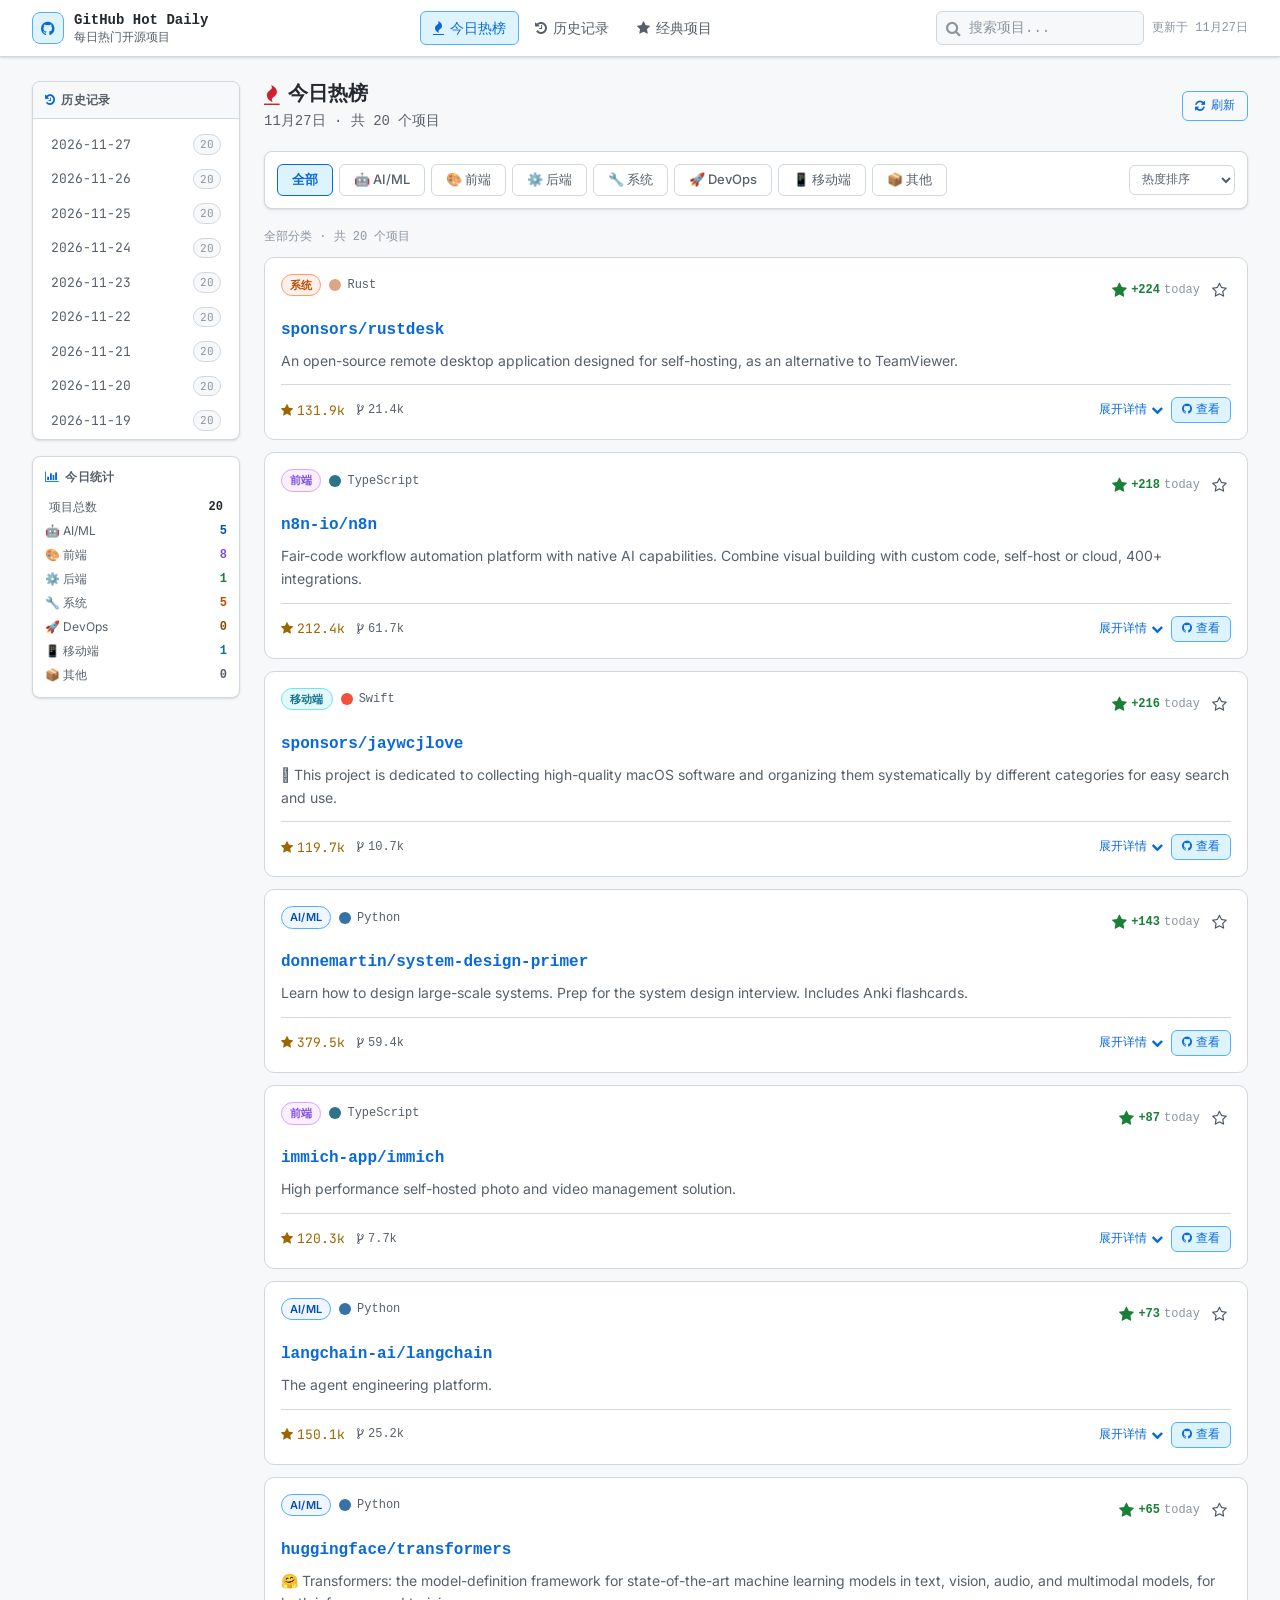
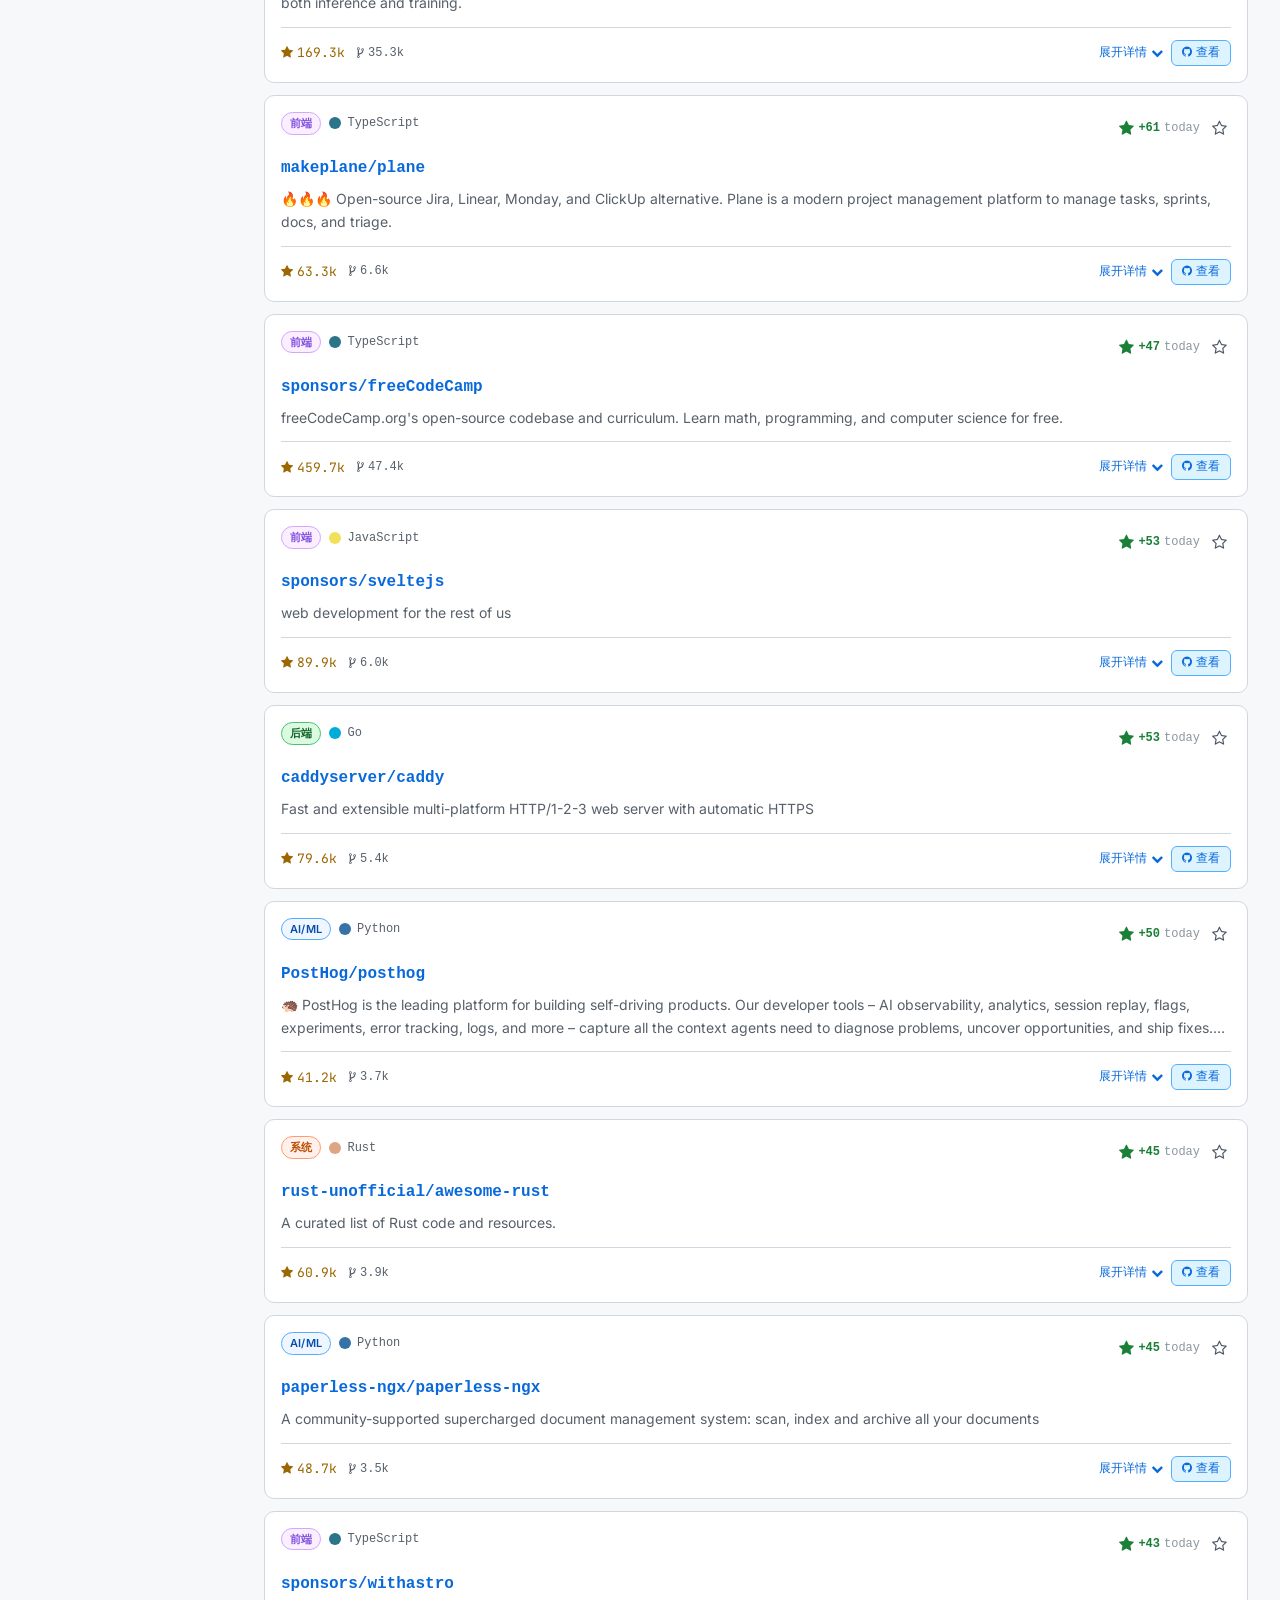
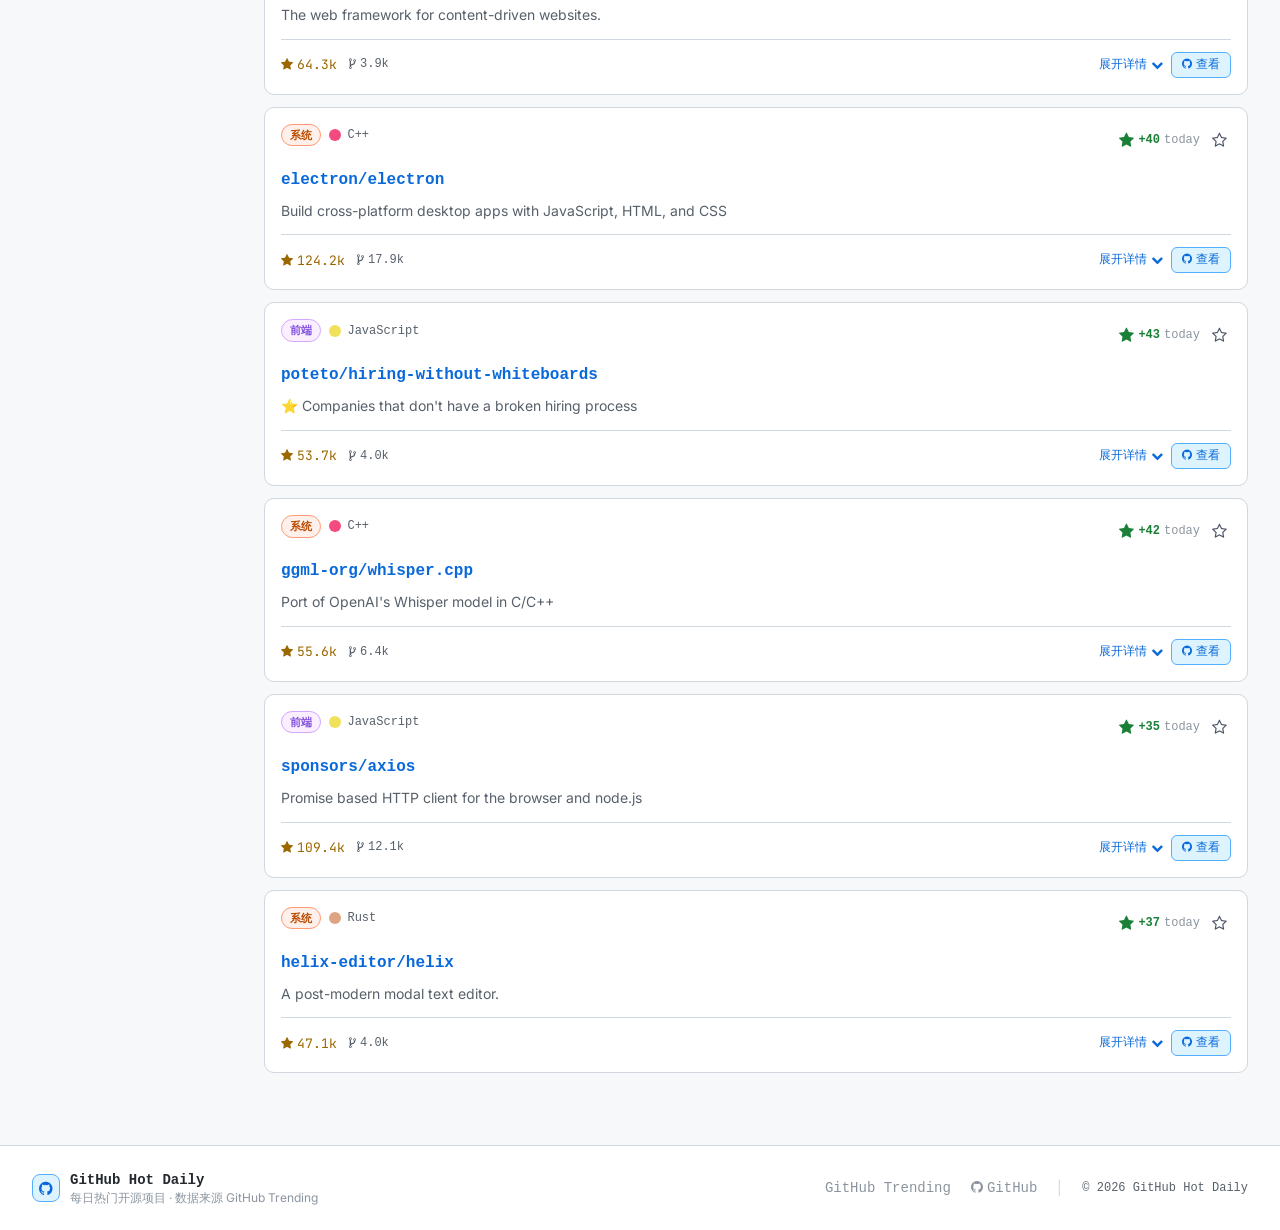
<file: frontend/index.html>
<!DOCTYPE html>
<html lang="zh-CN">
<head>
  <meta charset="UTF-8" />
  <meta name="viewport" content="width=device-width, initial-scale=1.0" />
  <title>GitHub Hot Daily · 每日 GitHub 热门项目</title>
  <meta name="description" content="每天推送前一天最火热的 GitHub 开源项目，涵盖 AI/ML、前端、后端、系统编程等领域，附带 AI 生成的中文简介和亮点分析。" />
  <script src="js/tailwind.min.js"></script>
  <link rel="stylesheet" href="https://cdnjs.cloudflare.com/ajax/libs/font-awesome/4.7.0/css/font-awesome.min.css" />
  <link rel="preconnect" href="https://fonts.googleapis.com">
  <link href="https://fonts.googleapis.com/css2?family=JetBrains+Mono:wght@400;500;600&family=Inter:wght@400;500;600;700&display=swap" rel="stylesheet">
  <link rel="stylesheet" href="css/main.css" />
  <style type="text/tailwindcss">
    @theme {
      --color-primary: #f6f8fa;
      --color-surface: #ffffff;
      --color-border: #d0d7de;
      --color-accent: #0969da;
      --color-accent-dark: #0550ae;
      --color-text: #24292f;
      --color-muted: #57606a;
      --font-family-sans: 'Inter', 'JetBrains Mono', sans-serif;
      --font-family-mono: 'JetBrains Mono', 'Fira Code', monospace;
    }
  </style>
</head>
<body class="bg-[#f6f8fa] font-sans text-[#24292f]">

  <!-- ===== 顶部导航栏 ===== -->
  <header class="sticky top-0 z-50 bg-white border-b border-[#d0d7de] shadow-sm">
    <div class="max-w-7xl mx-auto px-4 sm:px-6 lg:px-8">
      <div class="flex items-center justify-between h-14">
        <!-- Logo -->
        <a href="index.html" class="flex items-center gap-2.5 group">
          <div class="w-8 h-8 bg-[#ddf4ff] border border-[#54aeff] rounded-lg flex items-center justify-center group-hover:border-[#0969da] transition-colors">
            <i class="fa fa-github text-[#0969da] text-base"></i>
          </div>
          <div>
            <div class="text-sm font-bold text-[#24292f] leading-tight font-mono">GitHub Hot Daily</div>
            <div class="text-xs text-[#57606a] leading-tight">每日热门开源项目</div>
          </div>
        </a>

        <!-- 导航菜单 -->
        <nav class="hidden md:flex items-center gap-1">
          <a href="index.html" class="px-3 py-1.5 rounded-md text-sm font-medium text-[#0969da] bg-[#ddf4ff] border border-[#54aeff]">
            <i class="fa fa-fire mr-1.5 hot-icon"></i>今日热榜
          </a>
          <a href="history.html" class="px-3 py-1.5 rounded-md text-sm font-medium text-[#57606a] hover:text-[#24292f] hover:bg-[#f3f4f6] transition-colors">
            <i class="fa fa-history mr-1.5"></i>历史记录
          </a>
          <a href="classics.html" class="px-3 py-1.5 rounded-md text-sm font-medium text-[#57606a] hover:text-[#24292f] hover:bg-[#f3f4f6] transition-colors">
            <i class="fa fa-star mr-1.5"></i>经典项目
          </a>
        </nav>

        <!-- 右侧 -->
        <div class="flex items-center gap-2">
          <div class="relative hidden sm:block">
            <input type="text" id="headerSearch" placeholder="搜索项目..."
            class="w-52 pl-8 pr-3 py-1.5 text-sm bg-[#f6f8fa] border border-[#d0d7de] rounded-md text-[#24292f] placeholder-[#8c959f] focus:outline-none focus:border-[#0969da] transition-colors font-mono" />
            <i class="fa fa-search absolute left-2.5 top-1/2 -translate-y-1/2 text-[#8c959f] text-xs"></i>
          </div>
          <span id="updateTime" class="hidden lg:block text-xs text-[#8c959f] font-mono"></span>
          <button id="mobileMenuBtn" class="md:hidden p-1.5 rounded-md text-[#57606a] hover:bg-[#f3f4f6]">
            <i class="fa fa-bars"></i>
          </button>
        </div>
      </div>
    </div>

    <!-- 移动端菜单 -->
    <div id="mobileMenu" class="hidden md:hidden border-t border-[#d0d7de] bg-white px-4 py-3 space-y-1">
      <a href="index.html" class="flex items-center gap-2 px-3 py-2 rounded-md text-sm font-medium text-[#0969da] bg-[#ddf4ff]">
        <i class="fa fa-fire hot-icon"></i>今日热榜
      </a>
      <a href="history.html" class="flex items-center gap-2 px-3 py-2 rounded-md text-sm font-medium text-[#57606a] hover:bg-[#f3f4f6]">
        <i class="fa fa-history"></i>历史记录
      </a>
      <a href="classics.html" class="flex items-center gap-2 px-3 py-2 rounded-md text-sm font-medium text-[#57606a] hover:bg-[#f3f4f6]">
        <i class="fa fa-star"></i>经典项目
      </a>
      <div class="pt-2 relative">
        <input type="text" id="mobileSearch" placeholder="搜索项目..."
          class="w-full pl-8 pr-3 py-1.5 text-sm bg-[#f6f8fa] border border-[#d0d7de] rounded-md text-[#24292f] placeholder-[#8c959f] focus:outline-none font-mono" />
        <i class="fa fa-search absolute left-3 top-1/2 -translate-y-1/2 text-[#8c959f] text-xs" style="top:calc(50% + 4px)"></i>
      </div>
    </div>
  </header>

  <!-- ===== 主体 ===== -->
  <div class="max-w-7xl mx-auto px-4 sm:px-6 lg:px-8 py-6">
    <div class="flex gap-6">

      <!-- 左侧边栏 -->
      <aside class="hidden lg:block w-52 flex-shrink-0">
        <div class="sticky top-20 space-y-4">

          <!-- 历史记录 -->
          <div class="bg-white rounded-lg border border-[#d0d7de] overflow-hidden shadow-sm">
            <div class="px-3 py-2.5 border-b border-[#d0d7de] bg-[#f6f8fa]">
              <h3 class="text-xs font-semibold text-[#57606a] uppercase tracking-wide">
                <i class="fa fa-history mr-1.5 text-[#0969da]"></i>历史记录
              </h3>
            </div>
            <nav id="dateNav" class="p-2 max-h-80 overflow-y-auto">
              <div class="text-center py-4 text-[#8c959f] text-xs">加载中...</div>
            </nav>
          </div>

          <!-- 今日统计 -->
          <div class="bg-white rounded-lg border border-[#d0d7de] p-3 shadow-sm">
            <h3 class="text-xs font-semibold text-[#57606a] uppercase tracking-wide mb-3">
              <i class="fa fa-bar-chart mr-1.5 text-[#0969da]"></i>今日统计
            </h3>
            <div class="space-y-1" id="sidebarStats">
              <div class="flex justify-between items-center text-xs px-1 py-0.5">
                <span class="text-[#57606a]">项目总数</span>
                <span id="statTotal" class="font-mono font-semibold text-[#24292f]">-</span>
              </div>
              <div class="flex justify-between items-center text-xs group cursor-pointer hover:bg-[#f3f4f6] rounded px-1 py-0.5 -mx-1 transition-colors" data-stat-cat="ai_ml">
                <span class="text-[#57606a] group-hover:text-[#0969da]">🤖 AI/ML</span>
                <span id="statAiMl" class="font-mono font-semibold text-[#0550ae]">-</span>
              </div>
              <div class="flex justify-between items-center text-xs group cursor-pointer hover:bg-[#f3f4f6] rounded px-1 py-0.5 -mx-1 transition-colors" data-stat-cat="frontend">
                <span class="text-[#57606a] group-hover:text-[#0969da]">🎨 前端</span>
                <span id="statFrontend" class="font-mono font-semibold text-[#8250df]">-</span>
              </div>
              <div class="flex justify-between items-center text-xs group cursor-pointer hover:bg-[#f3f4f6] rounded px-1 py-0.5 -mx-1 transition-colors" data-stat-cat="backend">
                <span class="text-[#57606a] group-hover:text-[#0969da]">⚙️ 后端</span>
                <span id="statBackend" class="font-mono font-semibold text-[#1a7f37]">-</span>
              </div>
              <div class="flex justify-between items-center text-xs group cursor-pointer hover:bg-[#f3f4f6] rounded px-1 py-0.5 -mx-1 transition-colors" data-stat-cat="systems">
                <span class="text-[#57606a] group-hover:text-[#0969da]">🔧 系统</span>
                <span id="statSystems" class="font-mono font-semibold text-[#bc4c00]">-</span>
              </div>
              <div class="flex justify-between items-center text-xs group cursor-pointer hover:bg-[#f3f4f6] rounded px-1 py-0.5 -mx-1 transition-colors" data-stat-cat="devops">
                <span class="text-[#57606a] group-hover:text-[#0969da]">🚀 DevOps</span>
                <span id="statDevops" class="font-mono font-semibold text-[#7d4e00]">-</span>
              </div>
              <div class="flex justify-between items-center text-xs group cursor-pointer hover:bg-[#f3f4f6] rounded px-1 py-0.5 -mx-1 transition-colors" data-stat-cat="mobile">
                <span class="text-[#57606a] group-hover:text-[#0969da]">📱 移动端</span>
                <span id="statMobile" class="font-mono font-semibold text-[#0e7490]">-</span>
              </div>
              <div class="flex justify-between items-center text-xs group cursor-pointer hover:bg-[#f3f4f6] rounded px-1 py-0.5 -mx-1 transition-colors" data-stat-cat="other">
                <span class="text-[#57606a] group-hover:text-[#0969da]">📦 其他</span>
                <span id="statOther" class="font-mono font-semibold text-[#57606a]">-</span>
              </div>
            </div>
          </div>
        </div>
      </aside>

      <!-- 主内容区 -->
      <main class="flex-1 min-w-0">

        <!-- 页面标题 -->
        <div class="flex items-center justify-between mb-5">
          <div>
            <h1 class="text-xl font-bold text-[#24292f] font-mono flex items-center gap-2">
              <i class="fa fa-fire text-[#cf222e] hot-icon"></i>今日热榜
            </h1>
            <p class="text-sm text-[#57606a] mt-0.5 font-mono" id="pageSubtitle">加载中...</p>
          </div>
          <button id="btnRefresh" class="flex items-center gap-1.5 px-3 py-1.5 text-xs font-medium text-[#0969da] border border-[#54aeff] rounded-md hover:bg-[#ddf4ff] transition-colors font-mono">
            <i class="fa fa-refresh" id="refreshIcon"></i>刷新
          </button>
        </div>

        <!-- 筛选工具栏 -->
        <div class="bg-white rounded-lg border border-[#d0d7de] p-3 mb-5 shadow-sm">
          <div class="flex flex-wrap items-center gap-2">
            <div class="flex flex-wrap gap-1.5" id="categoryFilter">
              <button class="cat-tab active" data-category="all">全部</button>
              <button class="cat-tab" data-category="ai_ml">🤖 AI/ML</button>
              <button class="cat-tab" data-category="frontend">🎨 前端</button>
              <button class="cat-tab" data-category="backend">⚙️ 后端</button>
              <button class="cat-tab" data-category="systems">🔧 系统</button>
              <button class="cat-tab" data-category="devops">🚀 DevOps</button>
              <button class="cat-tab" data-category="mobile">📱 移动端</button>
              <button class="cat-tab" data-category="other">📦 其他</button>
            </div>
            <div class="ml-auto flex items-center gap-2">
              <select id="sortSelect" class="text-xs border border-[#d0d7de] rounded-md px-2 py-1.5 text-[#57606a] focus:outline-none focus:border-[#0969da] bg-white font-mono">
                <option value="hot_score">热度排序</option>
                <option value="today_stars">今日新增 ★</option>
                <option value="stars">总 Star 数</option>
              </select>
            </div>
          </div>
        </div>

        <!-- 统计信息条 -->
        <div class="flex items-center justify-between mb-3 text-xs text-[#8c959f] font-mono">
          <span id="statsText"></span>
        </div>

        <!-- 加载状态 -->
        <div id="loadingState" class="flex flex-col items-center justify-center py-20 text-[#8c959f]">
          <div class="loading-spinner mb-4"></div>
          <p class="text-sm font-mono">正在加载热门项目...</p>
        </div>

        <!-- 项目列表 -->
        <div id="repoList" class="space-y-3"></div>

        <!-- 空状态 -->
        <div id="emptyState" class="hidden flex flex-col items-center justify-center py-20 text-[#8c959f]">
          <i class="fa fa-search text-5xl mb-4 opacity-30"></i>
          <p class="text-base font-medium font-mono">暂无匹配项目</p>
          <p class="text-sm mt-1">尝试调整筛选条件</p>
        </div>

        <!-- 加载更多 -->
        <div id="loadMoreWrap" class="hidden text-center mt-5">
          <button id="btnLoadMore" class="px-6 py-2 text-sm font-medium text-[#0969da] border border-[#54aeff] rounded-md hover:bg-[#ddf4ff] transition-colors font-mono">
            <i class="fa fa-chevron-down mr-2"></i>加载更多
          </button>
        </div>

      </main>
    </div>
  </div>

  <!-- ===== 项目卡片模板 ===== -->
  <template id="repoTpl">
    <article class="repo-card">
      <div class="p-4">
        <!-- 顶部元信息 -->
        <div class="flex items-start justify-between mb-2.5">
          <div class="flex items-center gap-2 flex-wrap">
            <span class="cat-badge badge"></span>
            <div class="flex items-center gap-1.5">
              <span class="lang-dot w-3 h-3 rounded-full flex-shrink-0"></span>
            <span class="lang-label text-xs text-[#57606a] font-mono"></span>
            </div>
          </div>
          <div class="flex items-center gap-2 flex-shrink-0">
            <div class="today-stars-wrap hidden flex items-center gap-1">
              <i class="fa fa-star text-[#1a7f37] text-xs"></i>
              <span class="today-stars-num text-xs text-[#1a7f37] font-mono font-semibold"></span>
              <span class="text-xs text-[#8c959f] font-mono">today</span>
            </div>
            <button class="favorite-btn p-1 rounded text-[#8c959f] hover:text-yellow-500 transition-colors" title="收藏">
              <i class="fa fa-star-o text-sm"></i>
            </button>
          </div>
        </div>

        <!-- 项目名称 -->
        <div class="mb-2">
          <a class="repo-name text-base font-semibold text-[#0969da] hover:text-[#0550ae] hover:underline transition-colors font-mono" href="#" target="_blank" rel="noopener"></a>
          <div class="repo-chinese-name hidden text-sm text-[#24292f] mt-0.5"></div>
        </div>

        <!-- 描述 -->
          <p class="repo-description text-sm text-[#57606a] leading-relaxed mb-3 line-clamp-2"></p>

        <!-- 详细分析（折叠） -->
        <div class="repo-analysis hidden mt-3 space-y-3 border-t border-[#d0d7de] pt-3">
          <!-- 原始描述 -->
          <div>
            <div class="flex items-center gap-1.5 mb-1.5">
              <span class="text-xs font-semibold text-[#57606a] uppercase tracking-wide">📋 项目描述</span>
            </div>
            <p class="orig-description text-sm text-[#57606a] leading-relaxed bg-[#f6f8fa] rounded-md p-3 border border-[#d0d7de]"></p>
          </div>
          <!-- 使用场景 -->
          <div class="use-case-block hidden">
            <div class="flex items-center gap-1.5 mb-1.5">
              <span class="text-xs font-semibold text-[#57606a] uppercase tracking-wide">🎯 使用场景</span>
            </div>
            <p class="use-case-content text-sm leading-relaxed bg-[#dafbe1] rounded-md p-3 border border-[#4ac26b]/40 text-[#116329]"></p>
          </div>
          <!-- 技术亮点 -->
          <div class="tech-highlights-block hidden">
            <div class="flex items-center gap-1.5 mb-1.5">
              <span class="text-xs font-semibold text-[#57606a] uppercase tracking-wide">⚡ 技术亮点</span>
            </div>
            <ul class="highlights-list space-y-1"></ul>
          </div>
          <!-- 为什么火热 -->
          <div class="why-trending-block hidden">
            <div class="flex items-center gap-1.5 mb-1.5">
              <span class="text-xs font-semibold text-[#57606a] uppercase tracking-wide">🔥 为什么火热</span>
            </div>
            <p class="why-trending-content text-sm leading-relaxed bg-[#fff0eb] rounded-md p-3 border border-[#ff9a72]/40 text-[#bc4c00]"></p>
          </div>
          <!-- 快速上手 -->
          <div class="getting-started-block hidden">
            <div class="flex items-center gap-1.5 mb-1.5">
              <span class="text-xs font-semibold text-[#57606a] uppercase tracking-wide">🚀 快速上手</span>
            </div>
            <p class="getting-started-content text-sm font-mono bg-[#f6f8fa] rounded-md p-3 border border-[#d0d7de] text-[#24292f]"></p>
          </div>
        </div>

        <!-- 底部操作栏 -->
          <div class="flex items-center justify-between mt-3 pt-3 border-t border-[#d0d7de]">
          <div class="flex items-center gap-3">
            <!-- Star 数 -->
            <span class="star-count flex items-center gap-1 text-xs text-[#9a6700] font-mono">
              <i class="fa fa-star text-xs"></i>
              <span class="star-count-num"></span>
            </span>
            <!-- Fork 数 -->
            <span class="flex items-center gap-1 text-xs text-[#57606a] font-mono">
              <i class="fa fa-code-fork text-xs"></i>
              <span class="fork-count-num"></span>
            </span>
            <!-- Topics -->
            <div class="repo-tags flex flex-wrap gap-1"></div>
          </div>
          <div class="flex items-center gap-2">
            <button class="btn-expand text-xs text-[#0969da] font-medium flex items-center gap-1 hover:text-[#0550ae] transition-colors font-mono">
              展开详情 <i class="fa fa-chevron-down expand-icon text-xs transition-transform"></i>
            </button>
            <a class="btn-repo-link text-xs font-medium px-2.5 py-1 bg-[#ddf4ff] text-[#0969da] border border-[#54aeff] rounded-md hover:bg-[#b6e3ff] transition-colors font-mono" href="#" target="_blank" rel="noopener">
              <i class="fa fa-github mr-1"></i>查看
            </a>
          </div>
        </div>
      </div>
    </article>
  </template>

  <!-- ===== 搜索浮层 ===== -->
  <div id="searchOverlay" class="hidden fixed inset-0 bg-black/40 z-40 flex items-start justify-center pt-16 px-4">
    <div class="bg-white border border-[#d0d7de] rounded-xl shadow-2xl w-full max-w-2xl max-h-[70vh] overflow-hidden flex flex-col">
      <div class="flex items-center gap-3 p-4 border-b border-[#d0d7de]">
        <i class="fa fa-search text-[#8c959f]"></i>
        <input type="text" id="searchInput" placeholder="搜索项目名称、描述、语言..."
          class="flex-1 text-sm focus:outline-none bg-transparent text-[#24292f] placeholder-[#8c959f] font-mono" autofocus />
        <button id="searchClose" class="p-1 rounded text-[#8c959f] hover:text-[#57606a] hover:bg-[#f3f4f6]">
          <i class="fa fa-times"></i>
        </button>
      </div>
      <div id="searchResults" class="overflow-y-auto p-4 space-y-2">
        <div class="text-center text-[#8c959f] text-sm py-8 font-mono">输入关键词开始搜索</div>
      </div>
    </div>
  </div>

  <!-- ===== 页脚 ===== -->
  <footer class="mt-12 border-t border-[#d0d7de] bg-white">
    <div class="max-w-7xl mx-auto px-4 sm:px-6 lg:px-8 py-6">
      <div class="flex flex-col md:flex-row items-center justify-between gap-4">
        <div class="flex items-center gap-2.5">
          <div class="w-7 h-7 bg-[#ddf4ff] border border-[#54aeff] rounded-lg flex items-center justify-center">
            <i class="fa fa-github text-[#0969da] text-sm"></i>
          </div>
          <div>
            <div class="text-sm font-semibold text-[#24292f] font-mono">GitHub Hot Daily</div>
            <div class="text-xs text-[#8c959f]">每日热门开源项目 · 数据来源 GitHub Trending</div>
          </div>
        </div>
        <div class="flex items-center gap-5 text-sm text-[#8b949e]">
          <a href="https://github.com/trending" target="_blank" class="hover:text-[#0969da] transition-colors font-mono">GitHub Trending</a>
          <a href="https://github.com" target="_blank" class="hover:text-[#0969da] transition-colors font-mono"><i class="fa fa-github mr-1"></i>GitHub</a>
          <span class="text-[#d0d7de]">|</span>
          <span class="font-mono text-xs text-[#57606a]">© 2026 GitHub Hot Daily</span>
        </div>
      </div>
    </div>
  </footer>

  <!-- 回到顶部 -->
  <button id="btnTop" class="hidden fixed bottom-6 right-6 w-9 h-9 bg-white border border-[#d0d7de] text-[#0969da] rounded-lg shadow-md hover:bg-[#ddf4ff] transition-all flex items-center justify-center z-30">
    <i class="fa fa-chevron-up text-xs"></i>
  </button>

  <script src="js/utils.js"></script>
  <script src="js/api.js"></script>
  <script src="js/index.js"></script>
</body>
</html>
</file>
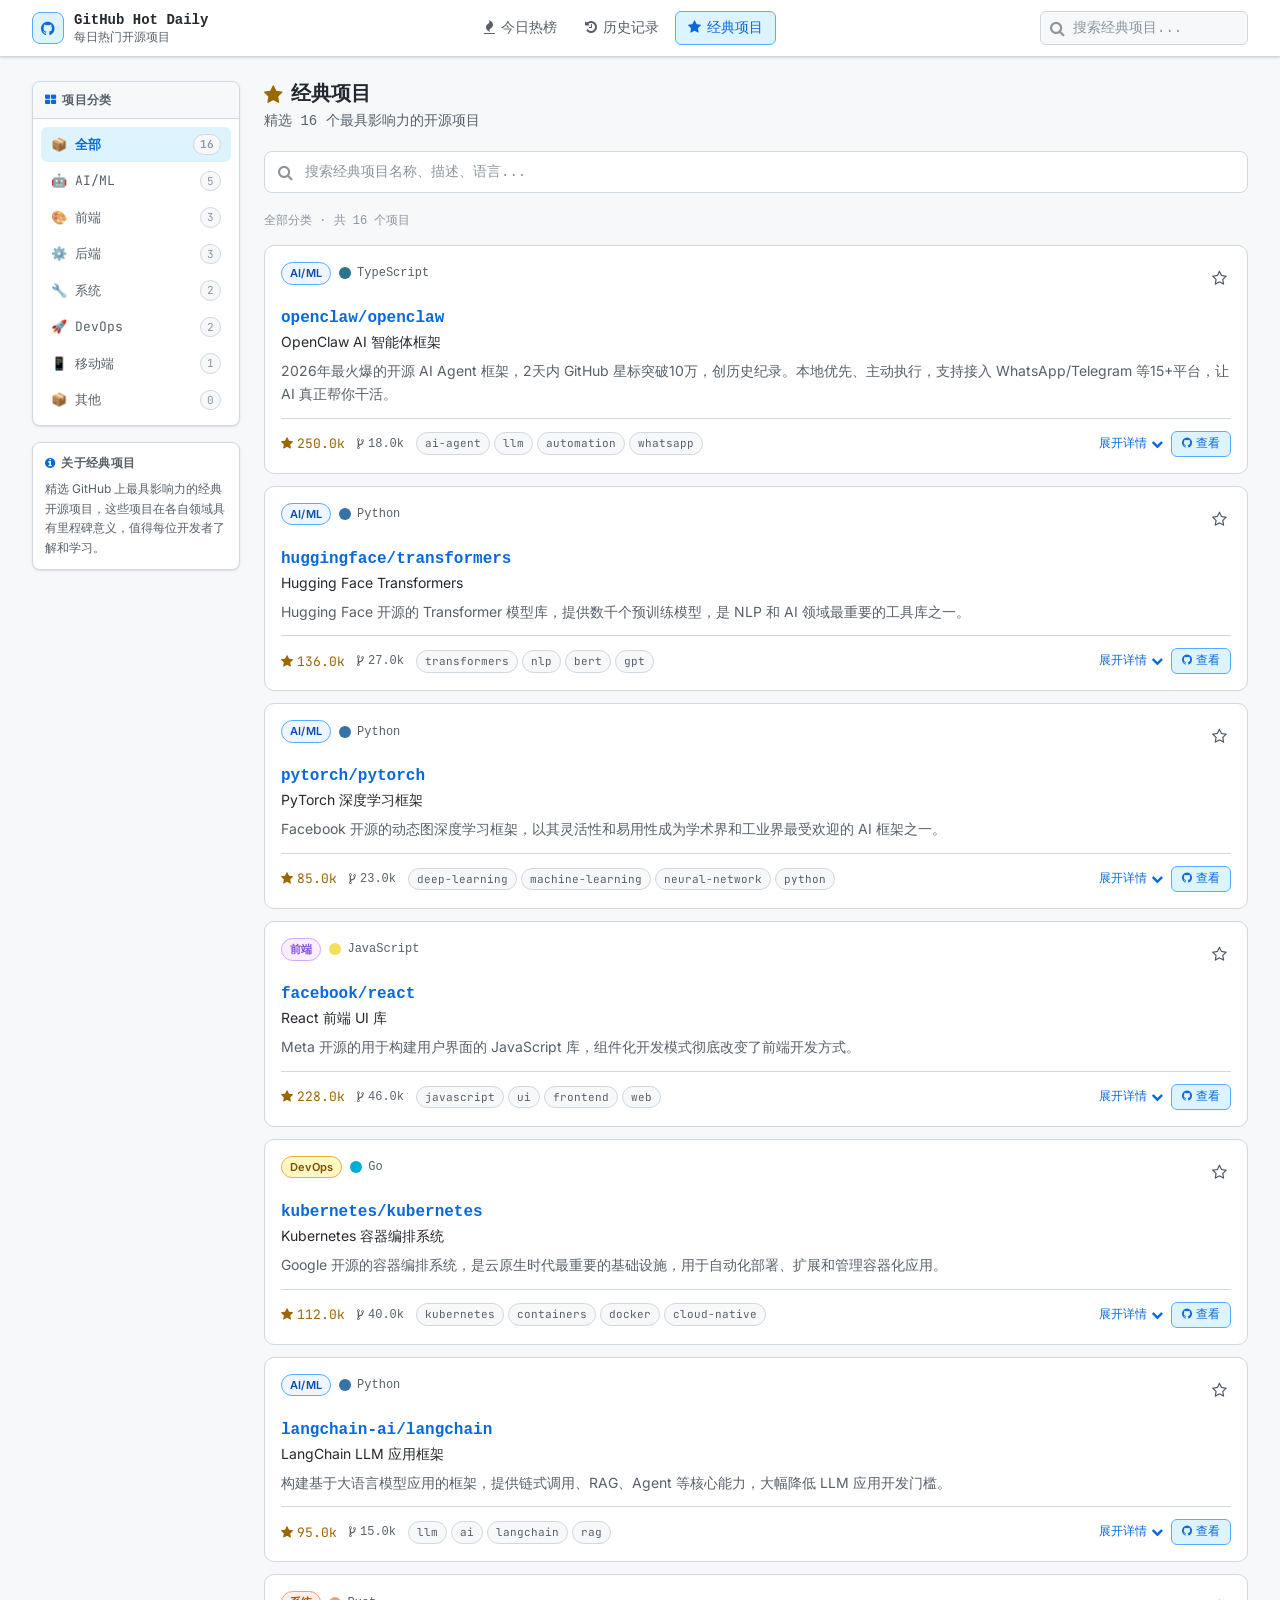
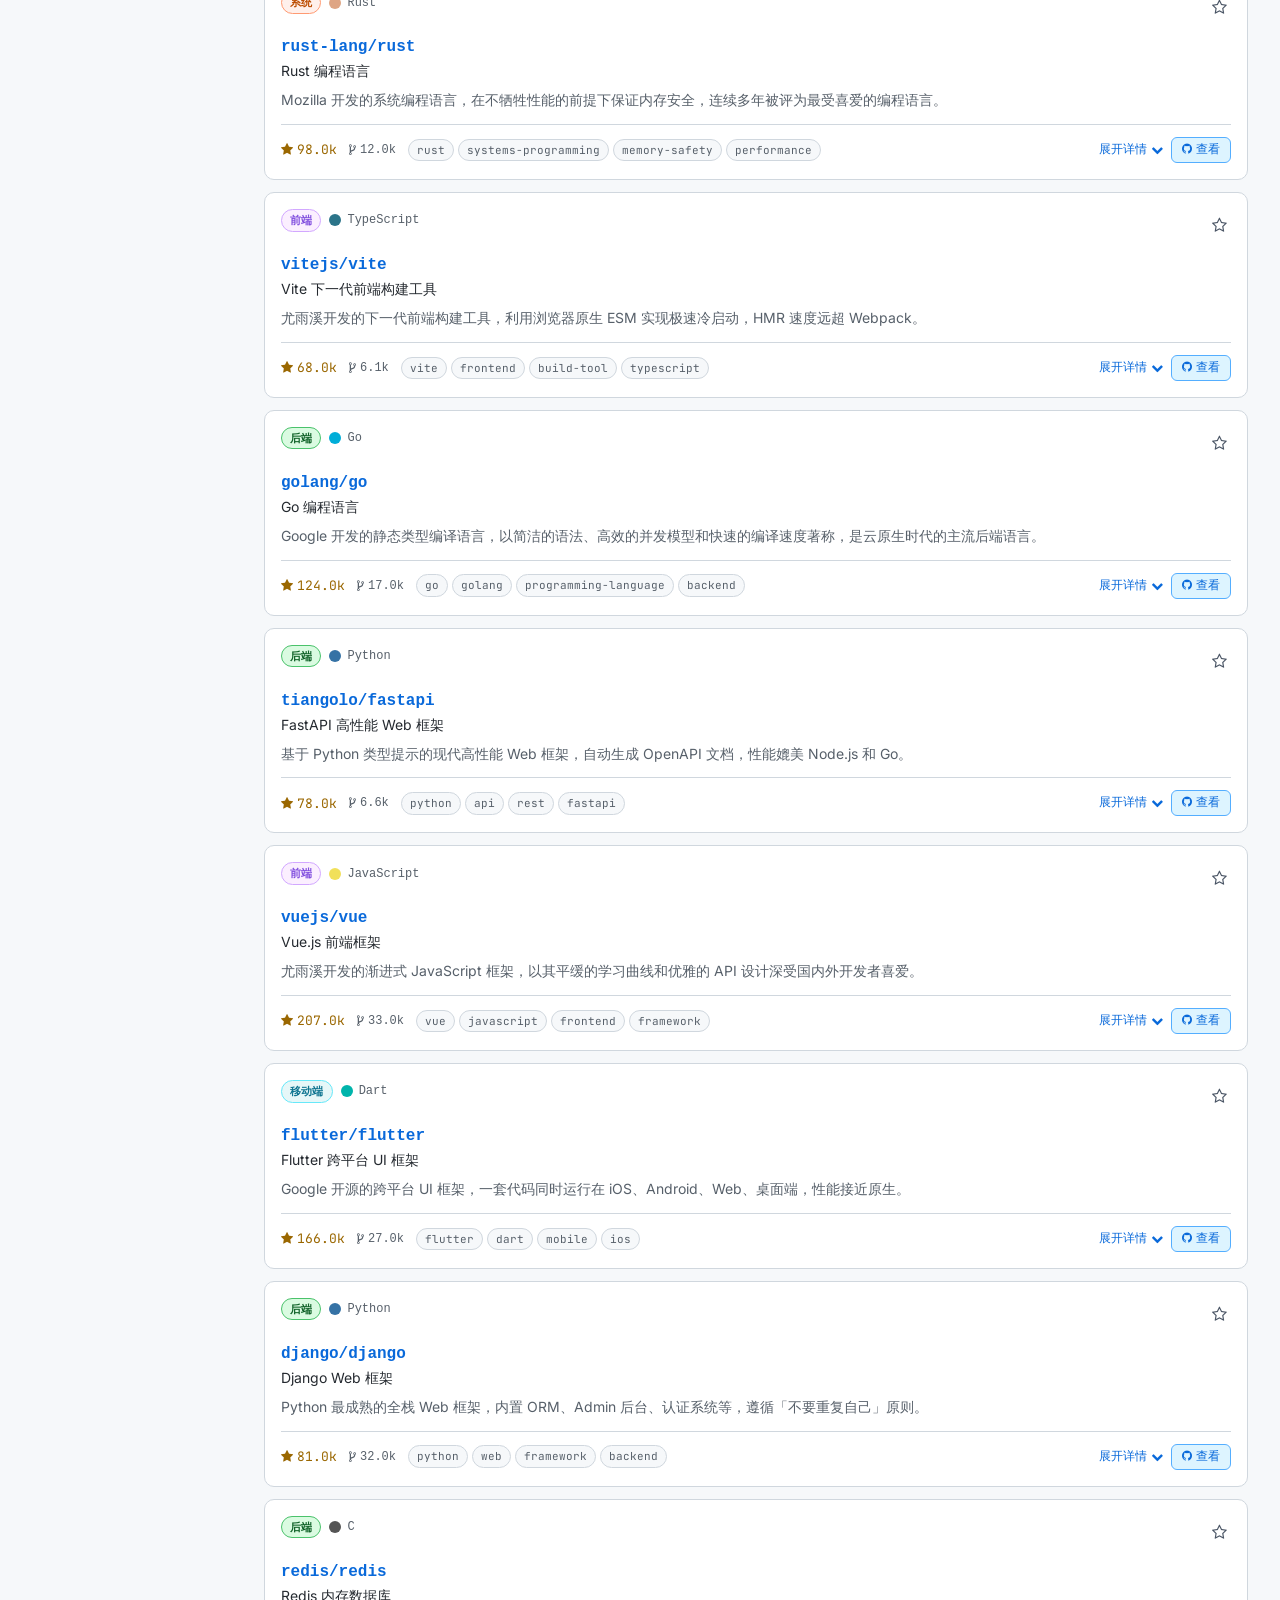
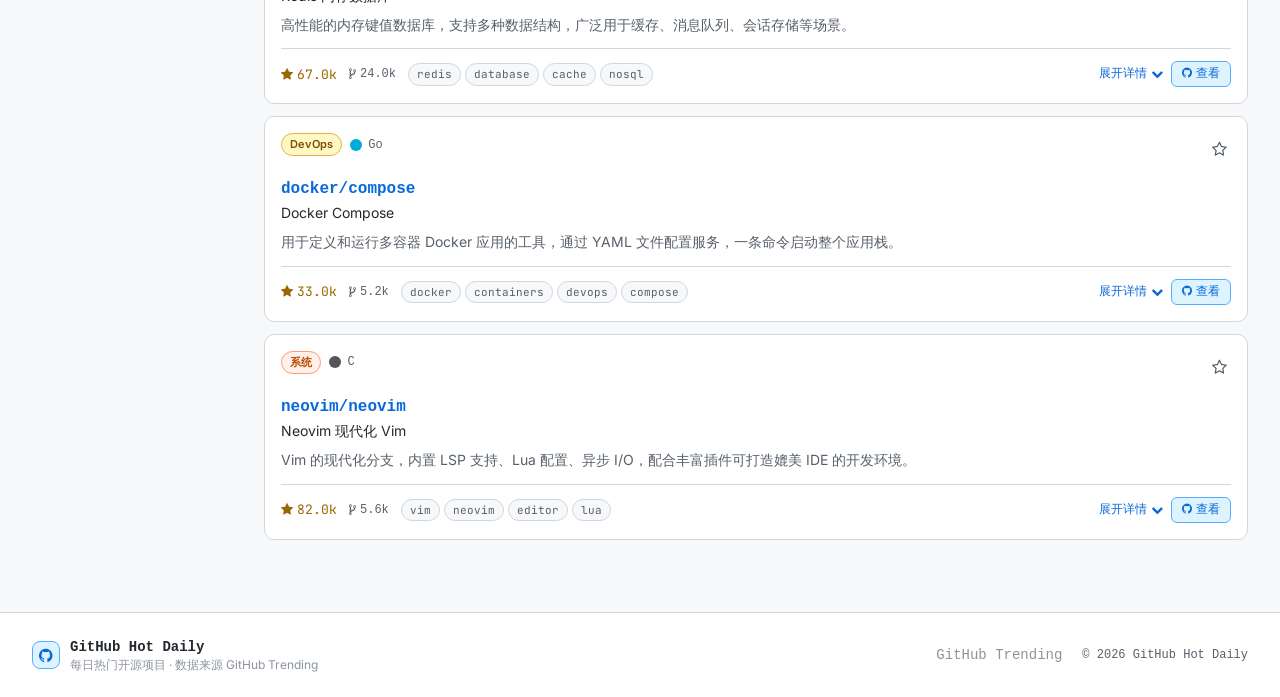
<file: frontend/classics.html>
<!DOCTYPE html>
<html lang="zh-CN">
<head>
  <meta charset="UTF-8" />
  <meta name="viewport" content="width=device-width, initial-scale=1.0" />
  <title>经典项目 · GitHub Hot Daily</title>
  <meta name="description" content="精选 GitHub 上最具影响力的经典开源项目，涵盖 AI/ML、前端、后端、系统编程等领域。" />
  <script src="js/tailwind.min.js"></script>
  <link rel="stylesheet" href="https://cdnjs.cloudflare.com/ajax/libs/font-awesome/4.7.0/css/font-awesome.min.css" />
  <link rel="preconnect" href="https://fonts.googleapis.com">
  <link href="https://fonts.googleapis.com/css2?family=JetBrains+Mono:wght@400;500;600&family=Inter:wght@400;500;600;700&display=swap" rel="stylesheet">
  <link rel="stylesheet" href="css/main.css" />
  <style type="text/tailwindcss">
    @theme {
      --color-primary: #f6f8fa;
      --color-surface: #ffffff;
      --color-border: #d0d7de;
      --color-accent: #0969da;
      --color-accent-dark: #0550ae;
      --color-text: #24292f;
      --color-muted: #57606a;
    }
  </style>
</head>
<body class="bg-[#f6f8fa] font-sans text-[#24292f]">

  <!-- 顶部导航栏 -->
  <header class="sticky top-0 z-50 bg-white border-b border-[#d0d7de] shadow-sm">
    <div class="max-w-7xl mx-auto px-4 sm:px-6 lg:px-8">
      <div class="flex items-center justify-between h-14">
        <a href="index.html" class="flex items-center gap-2.5 group">
          <div class="w-8 h-8 bg-[#ddf4ff] border border-[#54aeff] rounded-lg flex items-center justify-center group-hover:border-[#0969da] transition-colors">
            <i class="fa fa-github text-[#0969da] text-base"></i>
          </div>
          <div>
            <div class="text-sm font-bold text-[#24292f] leading-tight font-mono">GitHub Hot Daily</div>
            <div class="text-xs text-[#57606a] leading-tight">每日热门开源项目</div>
          </div>
        </a>
        <nav class="hidden md:flex items-center gap-1">
          <a href="index.html" class="px-3 py-1.5 rounded-md text-sm font-medium text-[#57606a] hover:text-[#24292f] hover:bg-[#f3f4f6] transition-colors font-mono">
            <i class="fa fa-fire mr-1.5"></i>今日热榜
          </a>
          <a href="history.html" class="px-3 py-1.5 rounded-md text-sm font-medium text-[#57606a] hover:text-[#24292f] hover:bg-[#f3f4f6] transition-colors font-mono">
            <i class="fa fa-history mr-1.5"></i>历史记录
          </a>
          <a href="classics.html" class="px-3 py-1.5 rounded-md text-sm font-medium text-[#0969da] bg-[#ddf4ff] border border-[#54aeff] font-mono">
            <i class="fa fa-star mr-1.5"></i>经典项目
          </a>
        </nav>
        <div class="flex items-center gap-2">
          <div class="relative hidden sm:block">
            <input type="text" id="headerSearch" placeholder="搜索经典项目..."
            class="w-52 pl-8 pr-3 py-1.5 text-sm bg-[#f6f8fa] border border-[#d0d7de] rounded-md text-[#24292f] placeholder-[#8c959f] focus:outline-none focus:border-[#0969da] transition-colors font-mono" />
            <i class="fa fa-search absolute left-2.5 top-1/2 -translate-y-1/2 text-[#8c959f] text-xs"></i>
          </div>
          <button id="mobileMenuBtn" class="md:hidden p-1.5 rounded-md text-[#57606a] hover:bg-[#f3f4f6]">
            <i class="fa fa-bars"></i>
          </button>
        </div>
      </div>
    </div>
    <div id="mobileMenu" class="hidden md:hidden border-t border-[#d0d7de] bg-white px-4 py-3 space-y-1">
      <a href="index.html" class="flex items-center gap-2 px-3 py-2 rounded-md text-sm font-medium text-[#57606a] hover:bg-[#f3f4f6] font-mono"><i class="fa fa-fire"></i>今日热榜</a>
      <a href="history.html" class="flex items-center gap-2 px-3 py-2 rounded-md text-sm font-medium text-[#57606a] hover:bg-[#f3f4f6] font-mono"><i class="fa fa-history"></i>历史记录</a>
      <a href="classics.html" class="flex items-center gap-2 px-3 py-2 rounded-md text-sm font-medium text-[#0969da] bg-[#ddf4ff] font-mono"><i class="fa fa-star"></i>经典项目</a>
    </div>
  </header>

  <!-- 主体内容 -->
  <div class="max-w-7xl mx-auto px-4 sm:px-6 lg:px-8 py-6">
    <div class="flex gap-6">

      <!-- 左侧边栏 -->
      <aside class="hidden lg:block w-52 flex-shrink-0">
        <div class="sticky top-20 space-y-4">

          <!-- 分类导航 -->
          <div class="bg-white rounded-lg border border-[#d0d7de] overflow-hidden shadow-sm">
            <div class="px-3 py-2.5 border-b border-[#d0d7de] bg-[#f6f8fa]">
              <h3 class="text-xs font-semibold text-[#57606a] uppercase tracking-wide">
                <i class="fa fa-th-large mr-1.5 text-[#0969da]"></i>项目分类
              </h3>
            </div>
            <nav class="p-2 space-y-0.5" id="categoryNav">
              <a href="#" class="date-nav-item active" data-category="all">
                <span>📦 全部</span>
                <span class="date-count" id="countAll">-</span>
              </a>
              <a href="#" class="date-nav-item" data-category="ai_ml">
                <span>🤖 AI/ML</span>
                <span class="date-count" id="countAiMl">-</span>
              </a>
              <a href="#" class="date-nav-item" data-category="frontend">
                <span>🎨 前端</span>
                <span class="date-count" id="countFrontend">-</span>
              </a>
              <a href="#" class="date-nav-item" data-category="backend">
                <span>⚙️ 后端</span>
                <span class="date-count" id="countBackend">-</span>
              </a>
              <a href="#" class="date-nav-item" data-category="systems">
                <span>🔧 系统</span>
                <span class="date-count" id="countSystems">-</span>
              </a>
              <a href="#" class="date-nav-item" data-category="devops">
                <span>🚀 DevOps</span>
                <span class="date-count" id="countDevops">-</span>
              </a>
              <a href="#" class="date-nav-item" data-category="mobile">
                <span>📱 移动端</span>
                <span class="date-count" id="countMobile">-</span>
              </a>
              <a href="#" class="date-nav-item" data-category="other">
                <span>📦 其他</span>
                <span class="date-count" id="countOther">-</span>
              </a>
            </nav>
          </div>

          <!-- 关于经典项目 -->
          <div class="bg-white rounded-lg border border-[#d0d7de] p-3 shadow-sm">
            <h3 class="text-xs font-semibold text-[#57606a] uppercase tracking-wide mb-2">
              <i class="fa fa-info-circle mr-1.5 text-[#0969da]"></i>关于经典项目
            </h3>
            <p class="text-xs text-[#57606a] leading-relaxed" id="classicsDesc">
              精选 GitHub 上最具影响力的开源项目，这些项目在各自领域具有里程碑意义，值得每位开发者了解。
            </p>
          </div>
        </div>
      </aside>

      <!-- 主内容区 -->
      <main class="flex-1 min-w-0">

        <!-- 页面标题 -->
        <div class="mb-5">
          <h1 class="text-xl font-bold text-[#24292f] font-mono flex items-center gap-2">
            <i class="fa fa-star text-[#9a6700]"></i>经典项目
          </h1>
          <p class="text-sm text-[#57606a] mt-0.5 font-mono" id="pageSubtitle">精选最具影响力的开源项目</p>
        </div>

        <!-- 搜索框 -->
        <div class="relative mb-5">
          <input type="text" id="searchInput" placeholder="搜索经典项目名称、描述、语言..."
          class="w-full pl-10 pr-4 py-2.5 text-sm bg-white border border-[#d0d7de] rounded-lg text-[#24292f] placeholder-[#8c959f] focus:outline-none focus:border-[#0969da] transition-colors font-mono" />
          <i class="fa fa-search absolute left-3.5 top-1/2 -translate-y-1/2 text-[#8c959f]"></i>
          <button id="clearSearchBtn" class="hidden absolute right-3 top-1/2 -translate-y-1/2 text-[#8c959f] hover:text-[#57606a] transition-colors">
            <i class="fa fa-times text-sm"></i>
          </button>
        </div>

        <!-- 移动端分类 -->
        <div class="lg:hidden flex flex-wrap gap-1.5 mb-5" id="mobileCategoryFilter">
          <button class="cat-tab active" data-category="all">全部</button>
          <button class="cat-tab" data-category="ai_ml">🤖 AI/ML</button>
          <button class="cat-tab" data-category="frontend">🎨 前端</button>
          <button class="cat-tab" data-category="backend">⚙️ 后端</button>
          <button class="cat-tab" data-category="systems">🔧 系统</button>
          <button class="cat-tab" data-category="devops">🚀 DevOps</button>
          <button class="cat-tab" data-category="mobile">📱 移动端</button>
          <button class="cat-tab" data-category="other">📦 其他</button>
        </div>

        <!-- 统计信息 -->
        <div class="text-xs text-[#8c959f] mb-4 font-mono" id="statsBar"></div>

        <!-- 加载状态 -->
        <div id="loadingState" class="flex flex-col items-center justify-center py-20 text-[#8c959f]">
          <div class="loading-spinner mb-4"></div>
          <p class="text-sm font-mono">正在加载经典项目...</p>
        </div>

        <!-- 空状态 -->
        <div id="emptyState" class="hidden flex flex-col items-center justify-center py-20 text-[#8c959f]">
          <i class="fa fa-search text-5xl mb-4 opacity-30"></i>
          <p class="text-base font-medium font-mono">暂无匹配项目</p>
          <p class="text-sm mt-1">尝试调整搜索关键词或分类</p>
        </div>

        <!-- 项目列表 -->
        <div id="repoList" class="space-y-3"></div>

        <!-- 加载更多 -->
        <div id="loadMoreWrap" class="hidden text-center mt-5">
          <button id="btnLoadMore" class="px-6 py-2 text-sm font-medium text-[#0969da] border border-[#54aeff] rounded-md hover:bg-[#ddf4ff] transition-colors font-mono">
            <i class="fa fa-chevron-down mr-2"></i>加载更多
          </button>
        </div>
      </main>
    </div>
  </div>

  <!-- 项目卡片模板 -->
  <template id="repoTpl">
    <article class="repo-card">
      <div class="p-4">
        <div class="flex items-start justify-between mb-2.5">
          <div class="flex items-center gap-2 flex-wrap">
            <span class="cat-badge badge"></span>
            <div class="flex items-center gap-1.5">
              <span class="lang-dot w-3 h-3 rounded-full flex-shrink-0"></span>
              <span class="lang-label text-xs text-[#57606a] font-mono"></span>
            </div>
          </div>
          <div class="flex items-center gap-2 flex-shrink-0">
            <div class="today-stars-wrap hidden flex items-center gap-1">
              <i class="fa fa-star text-[#1a7f37] text-xs"></i>
              <span class="today-stars-num text-xs text-[#1a7f37] font-mono font-semibold"></span>
              <span class="text-xs text-[#8c959f] font-mono">today</span>
            </div>
            <button class="favorite-btn p-1 rounded text-[#8c959f] hover:text-yellow-500 transition-colors" title="收藏">
              <i class="fa fa-star-o text-sm"></i>
            </button>
          </div>
        </div>
        <div class="mb-2">
          <a class="repo-name text-base font-semibold text-[#0969da] hover:text-[#0550ae] hover:underline transition-colors font-mono" href="#" target="_blank" rel="noopener"></a>
          <div class="repo-chinese-name hidden text-sm text-[#24292f] mt-0.5"></div>
        </div>
        <p class="repo-description text-sm text-[#57606a] leading-relaxed mb-3 line-clamp-2"></p>
        <div class="repo-analysis hidden mt-3 space-y-3 border-t border-[#d0d7de] pt-3">
          <div>
            <div class="flex items-center gap-1.5 mb-1.5"><span class="text-xs font-semibold text-[#57606a] uppercase tracking-wide">📋 项目描述</span></div>
            <p class="orig-description text-sm text-[#57606a] leading-relaxed bg-[#f6f8fa] rounded-md p-3 border border-[#d0d7de]"></p>
          </div>
          <div class="use-case-block hidden">
            <div class="flex items-center gap-1.5 mb-1.5"><span class="text-xs font-semibold text-[#57606a] uppercase tracking-wide">🎯 使用场景</span></div>
            <p class="use-case-content text-sm leading-relaxed bg-[#dafbe1] rounded-md p-3 border border-[#4ac26b]/40 text-[#116329]"></p>
          </div>
          <div class="tech-highlights-block hidden">
            <div class="flex items-center gap-1.5 mb-1.5"><span class="text-xs font-semibold text-[#57606a] uppercase tracking-wide">⚡ 技术亮点</span></div>
            <ul class="highlights-list space-y-1"></ul>
          </div>
          <div class="why-trending-block hidden">
            <div class="flex items-center gap-1.5 mb-1.5"><span class="text-xs font-semibold text-[#57606a] uppercase tracking-wide">🔥 为什么经典</span></div>
            <p class="why-trending-content text-sm leading-relaxed bg-[#fff0eb] rounded-md p-3 border border-[#ff9a72]/40 text-[#bc4c00]"></p>
          </div>
          <div class="getting-started-block hidden">
            <div class="flex items-center gap-1.5 mb-1.5"><span class="text-xs font-semibold text-[#57606a] uppercase tracking-wide">🚀 快速上手</span></div>
            <p class="getting-started-content text-sm font-mono bg-[#f6f8fa] rounded-md p-3 border border-[#d0d7de] text-[#24292f]"></p>
          </div>
        </div>
        <div class="flex items-center justify-between mt-3 pt-3 border-t border-[#d0d7de]">
          <div class="flex items-center gap-3">
            <span class="star-count flex items-center gap-1 text-xs text-[#9a6700] font-mono">
              <i class="fa fa-star text-xs"></i><span class="star-count-num"></span>
            </span>
            <span class="flex items-center gap-1 text-xs text-[#57606a] font-mono">
              <i class="fa fa-code-fork text-xs"></i><span class="fork-count-num"></span>
            </span>
            <div class="repo-tags flex flex-wrap gap-1"></div>
          </div>
          <div class="flex items-center gap-2">
            <button class="btn-expand text-xs text-[#0969da] font-medium flex items-center gap-1 hover:text-[#0550ae] transition-colors font-mono">
              展开详情 <i class="fa fa-chevron-down expand-icon text-xs transition-transform"></i>
            </button>
            <a class="btn-repo-link text-xs font-medium px-2.5 py-1 bg-[#ddf4ff] text-[#0969da] border border-[#54aeff] rounded-md hover:bg-[#b6e3ff] transition-colors font-mono" href="#" target="_blank" rel="noopener">
              <i class="fa fa-github mr-1"></i>查看
            </a>
          </div>
        </div>
      </div>
    </article>
  </template>

  <!-- 页脚 -->
  <footer class="mt-12 border-t border-[#d0d7de] bg-white">
    <div class="max-w-7xl mx-auto px-4 sm:px-6 lg:px-8 py-6">
      <div class="flex flex-col md:flex-row items-center justify-between gap-4">
        <div class="flex items-center gap-2.5">
          <div class="w-7 h-7 bg-[#ddf4ff] border border-[#54aeff] rounded-lg flex items-center justify-center">
            <i class="fa fa-github text-[#0969da] text-sm"></i>
          </div>
          <div>
            <div class="text-sm font-semibold text-[#24292f] font-mono">GitHub Hot Daily</div>
            <div class="text-xs text-[#8c959f]">每日热门开源项目 · 数据来源 GitHub Trending</div>
          </div>
        </div>
        <div class="flex items-center gap-5 text-sm text-[#8b949e]">
          <a href="https://github.com/trending" target="_blank" class="hover:text-[#0969da] transition-colors font-mono">GitHub Trending</a>
          <span class="font-mono text-xs text-[#57606a]">© 2026 GitHub Hot Daily</span>
        </div>
      </div>
    </div>
  </footer>

  <button id="btnTop" class="hidden fixed bottom-6 right-6 w-9 h-9 bg-white border border-[#d0d7de] text-[#0969da] rounded-lg shadow-md hover:bg-[#ddf4ff] transition-all flex items-center justify-center z-30">
    <i class="fa fa-chevron-up text-xs"></i>
  </button>

  <script src="js/utils.js"></script>
  <script src="js/api.js"></script>
  <script src="js/classics.js"></script>
</body>
</html>
</file>
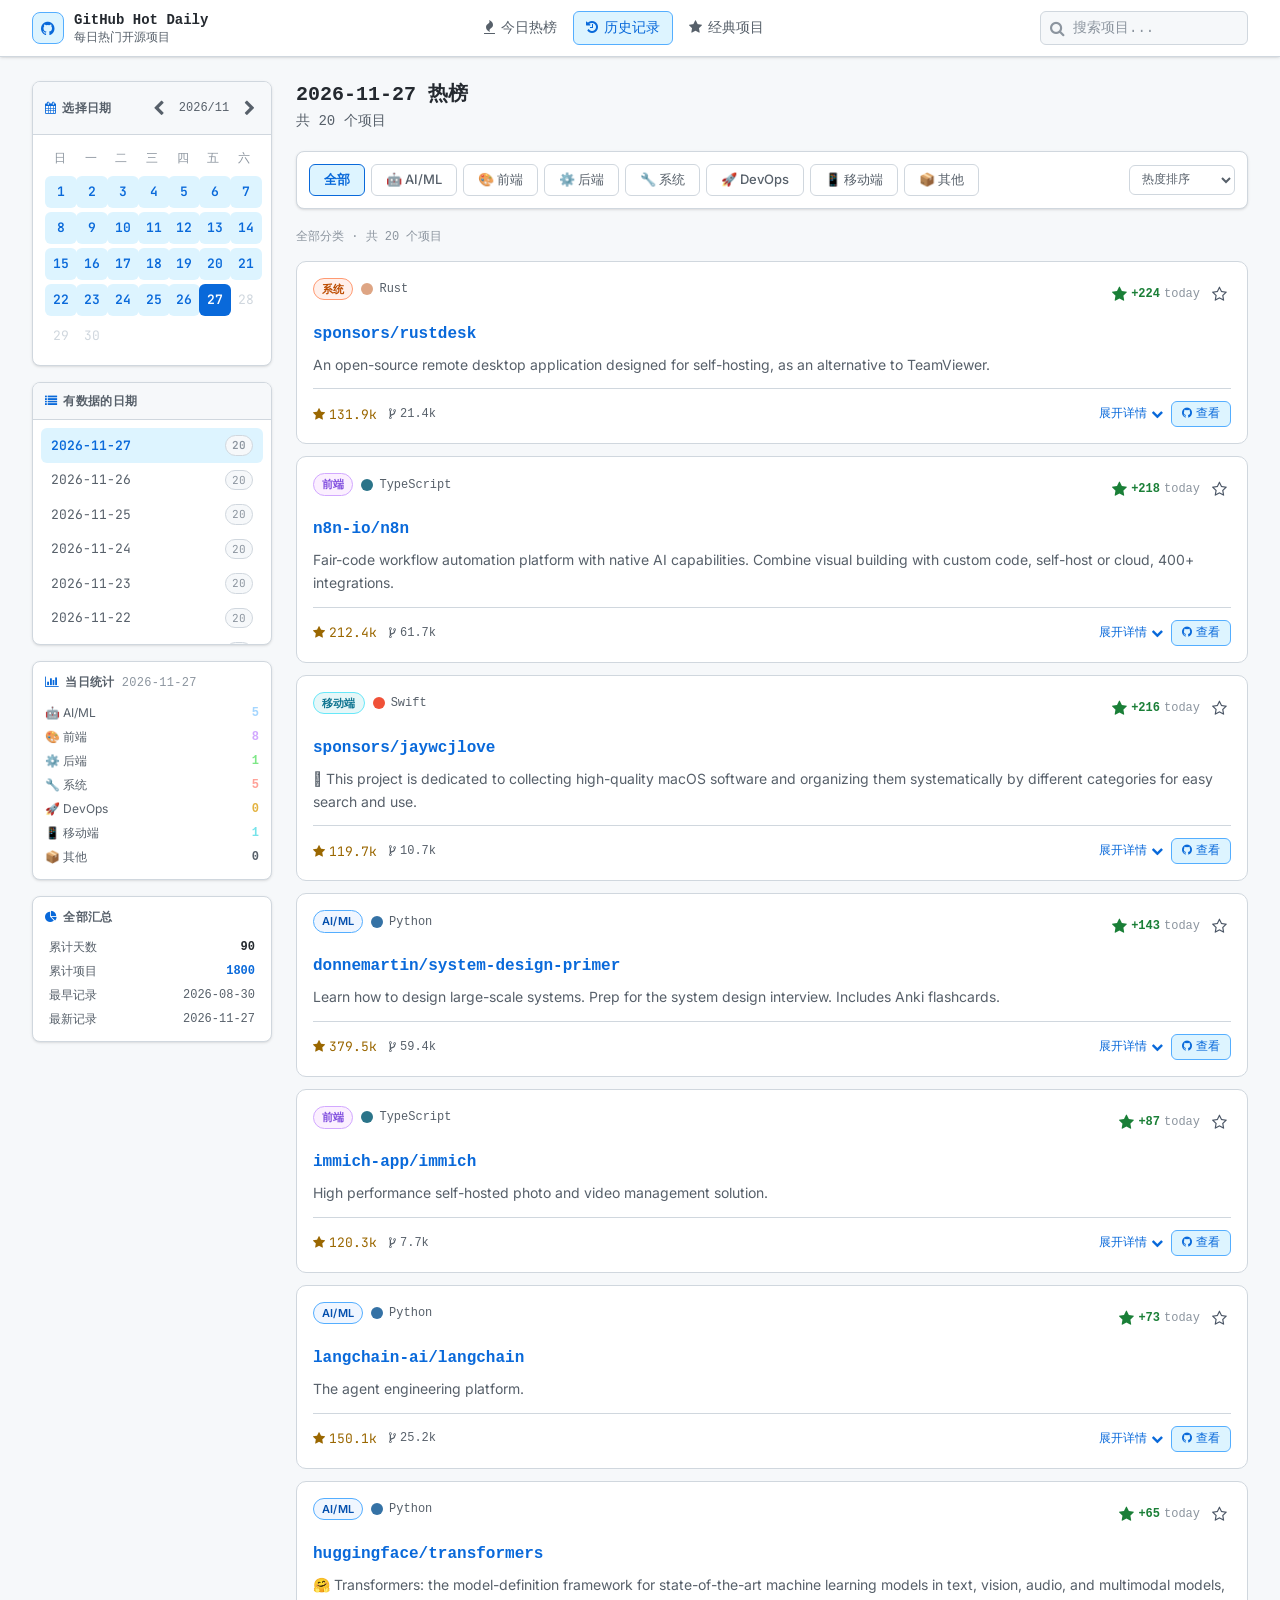
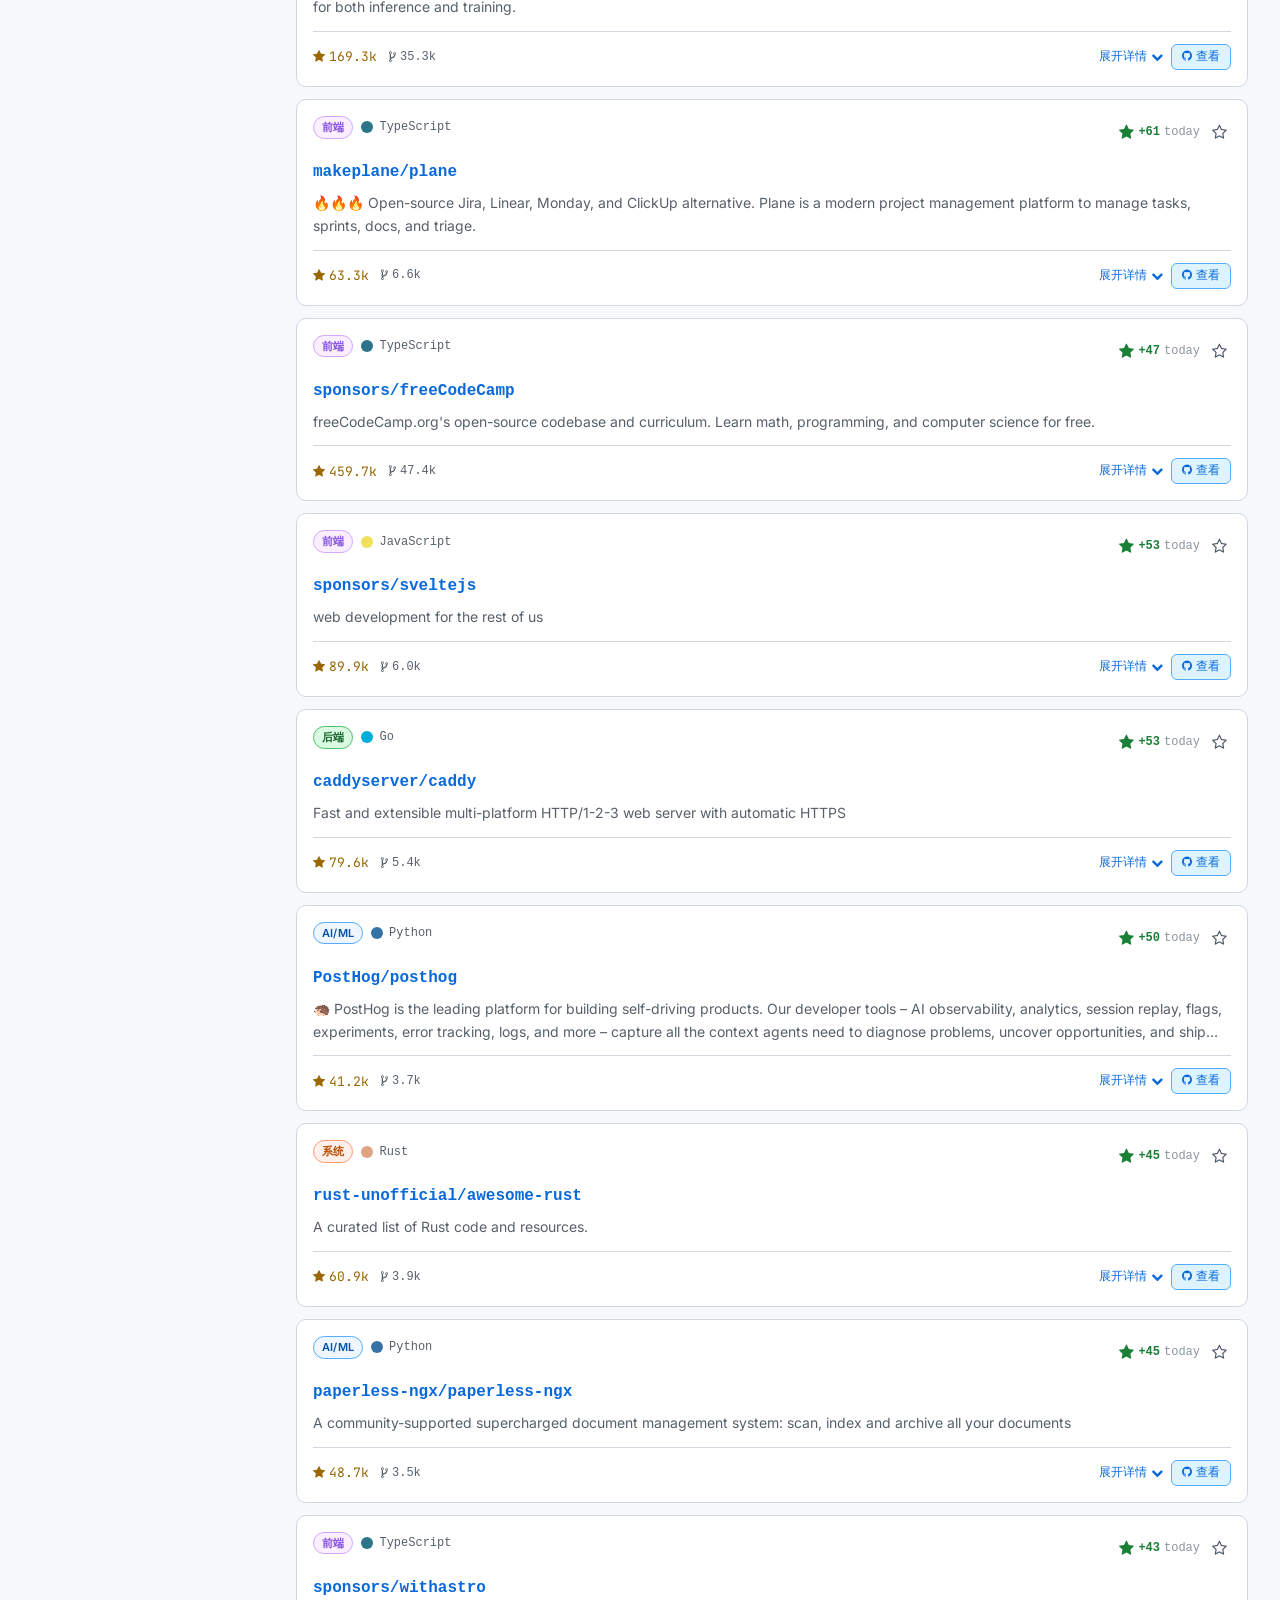
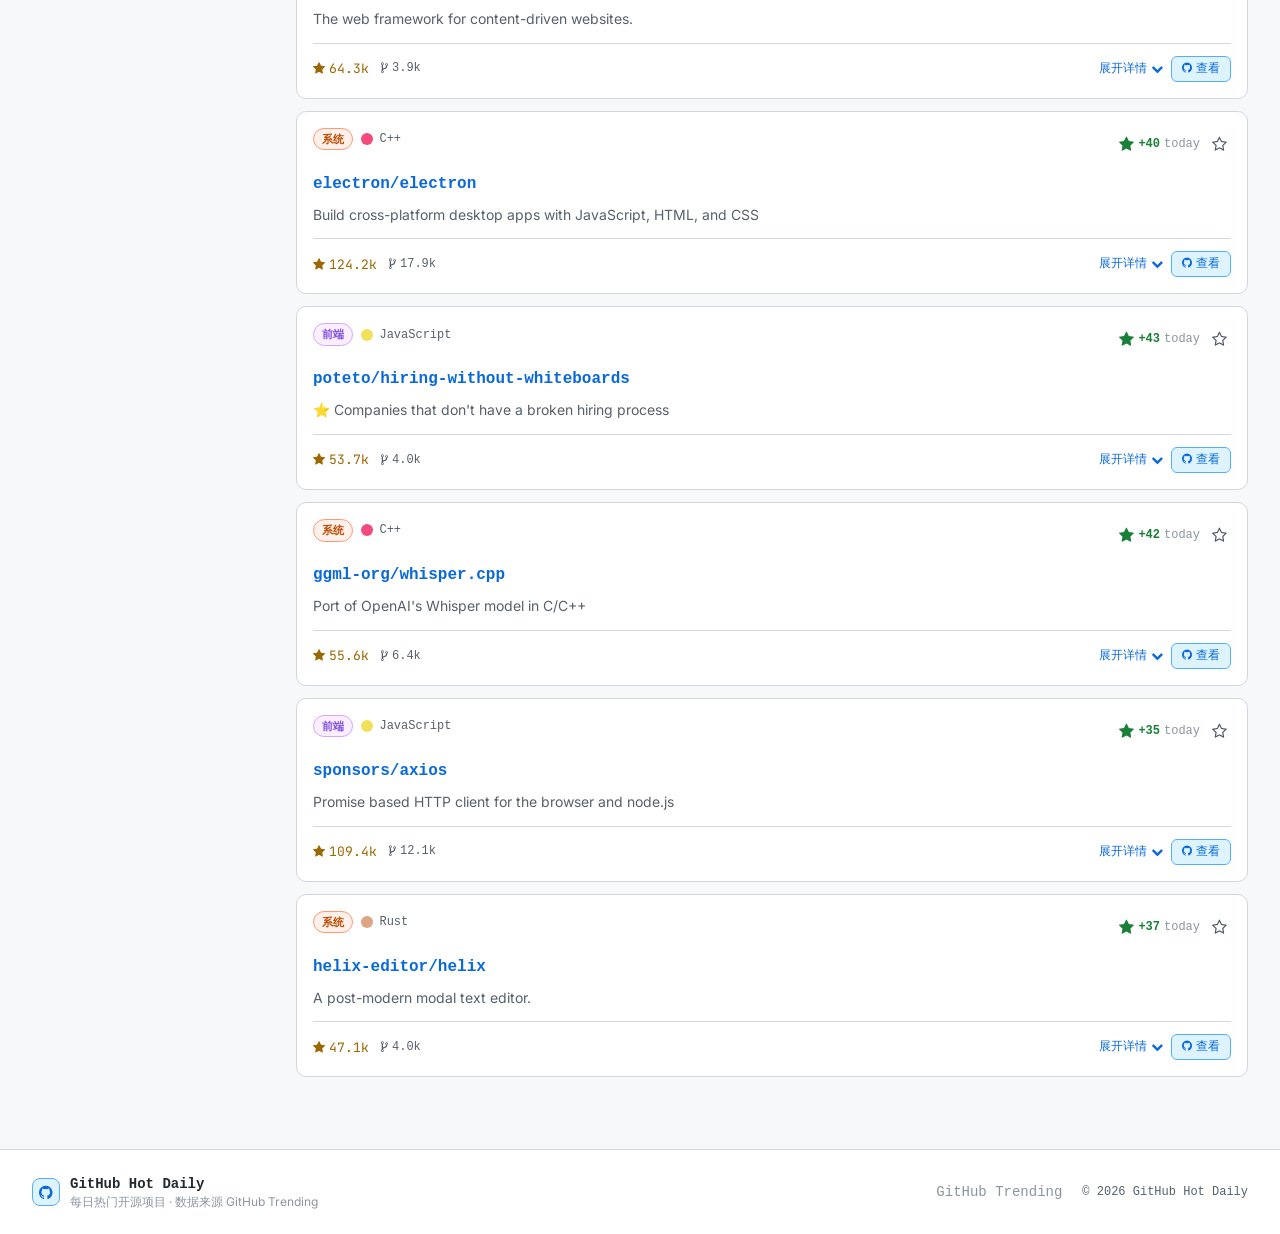
<file: frontend/history.html>
<!DOCTYPE html>
<html lang="zh-CN">
<head>
  <meta charset="UTF-8" />
  <meta name="viewport" content="width=device-width, initial-scale=1.0" />
  <title>历史记录 · GitHub Hot Daily</title>
  <meta name="description" content="按日期浏览历史 GitHub 热门项目推送，支持关键词搜索和分类筛选。" />
  <script src="js/tailwind.min.js"></script>
  <link rel="stylesheet" href="https://cdnjs.cloudflare.com/ajax/libs/font-awesome/4.7.0/css/font-awesome.min.css" />
  <link rel="preconnect" href="https://fonts.googleapis.com">
  <link href="https://fonts.googleapis.com/css2?family=JetBrains+Mono:wght@400;500;600&family=Inter:wght@400;500;600;700&display=swap" rel="stylesheet">
  <link rel="stylesheet" href="css/main.css" />
  <style type="text/tailwindcss">
    @theme {
      --color-primary: #f6f8fa;
      --color-surface: #ffffff;
      --color-border: #d0d7de;
      --color-accent: #0969da;
      --color-accent-dark: #0550ae;
      --color-text: #24292f;
      --color-muted: #57606a;
    }
  </style>
</head>
<body class="bg-[#f6f8fa] font-sans text-[#24292f]">

  <!-- 顶部导航栏 -->
  <header class="sticky top-0 z-50 bg-white border-b border-[#d0d7de] shadow-sm">
    <div class="max-w-7xl mx-auto px-4 sm:px-6 lg:px-8">
      <div class="flex items-center justify-between h-14">
        <a href="index.html" class="flex items-center gap-2.5 group">
          <div class="w-8 h-8 bg-[#ddf4ff] border border-[#54aeff] rounded-lg flex items-center justify-center group-hover:border-[#0969da] transition-colors">
            <i class="fa fa-github text-[#0969da] text-base"></i>
          </div>
          <div>
            <div class="text-sm font-bold text-[#24292f] leading-tight font-mono">GitHub Hot Daily</div>
            <div class="text-xs text-[#57606a] leading-tight">每日热门开源项目</div>
          </div>
        </a>
        <nav class="hidden md:flex items-center gap-1">
          <a href="index.html" class="px-3 py-1.5 rounded-md text-sm font-medium text-[#57606a] hover:text-[#24292f] hover:bg-[#f3f4f6] transition-colors font-mono">
            <i class="fa fa-fire mr-1.5"></i>今日热榜
          </a>
          <a href="history.html" class="px-3 py-1.5 rounded-md text-sm font-medium text-[#0969da] bg-[#ddf4ff] border border-[#54aeff] font-mono">
            <i class="fa fa-history mr-1.5"></i>历史记录
          </a>
          <a href="classics.html" class="px-3 py-1.5 rounded-md text-sm font-medium text-[#57606a] hover:text-[#24292f] hover:bg-[#f3f4f6] transition-colors font-mono">
            <i class="fa fa-star mr-1.5"></i>经典项目
          </a>
        </nav>
        <div class="flex items-center gap-2">
          <div class="relative hidden sm:block">
            <input type="text" id="headerSearch" placeholder="搜索项目..."
            class="w-52 pl-8 pr-3 py-1.5 text-sm bg-[#f6f8fa] border border-[#d0d7de] rounded-md text-[#24292f] placeholder-[#8c959f] focus:outline-none focus:border-[#0969da] transition-colors font-mono" />
            <i class="fa fa-search absolute left-2.5 top-1/2 -translate-y-1/2 text-[#8c959f] text-xs"></i>
          </div>
          <button id="mobileMenuBtn" class="md:hidden p-1.5 rounded-md text-[#57606a] hover:bg-[#f3f4f6]">
            <i class="fa fa-bars"></i>
          </button>
        </div>
      </div>
    </div>
    <div id="mobileMenu" class="hidden md:hidden border-t border-[#d0d7de] bg-white px-4 py-3 space-y-1">
      <a href="index.html" class="flex items-center gap-2 px-3 py-2 rounded-md text-sm font-medium text-[#57606a] hover:bg-[#f3f4f6] font-mono"><i class="fa fa-fire"></i>今日热榜</a>
      <a href="history.html" class="flex items-center gap-2 px-3 py-2 rounded-md text-sm font-medium text-[#0969da] bg-[#ddf4ff] font-mono"><i class="fa fa-history"></i>历史记录</a>
      <a href="classics.html" class="flex items-center gap-2 px-3 py-2 rounded-md text-sm font-medium text-[#57606a] hover:bg-[#f3f4f6] font-mono"><i class="fa fa-star"></i>经典项目</a>
    </div>
  </header>

  <!-- 主体内容 -->
  <div class="max-w-7xl mx-auto px-4 sm:px-6 lg:px-8 py-6">
    <div class="flex gap-6">

      <!-- 左侧：日历 + 日期列表 -->
      <aside class="hidden lg:block w-60 flex-shrink-0">
        <div class="sticky top-20 space-y-4">

          <!-- 日历组件 -->
          <div class="bg-white rounded-lg border border-[#d0d7de] overflow-hidden shadow-sm">
            <div class="px-3 py-2.5 border-b border-[#d0d7de] bg-[#f6f8fa] flex items-center justify-between">
              <h3 class="text-xs font-semibold text-[#57606a] uppercase tracking-wide">
                <i class="fa fa-calendar mr-1.5 text-[#0969da]"></i>选择日期
              </h3>
              <div class="flex items-center gap-1">
                <button id="calPrevMonth" class="p-1 rounded hover:bg-[#d0d7de] text-[#57606a] transition-colors">
                  <i class="fa fa-chevron-left text-xs"></i>
                </button>
                <span id="calMonthLabel" class="text-xs font-medium text-[#57606a] px-1 min-w-16 text-center font-mono"></span>
                <button id="calNextMonth" class="p-1 rounded hover:bg-[#d0d7de] text-[#57606a] transition-colors">
                  <i class="fa fa-chevron-right text-xs"></i>
                </button>
              </div>
            </div>
            <div class="p-3">
              <div class="grid grid-cols-7 mb-1">
                <div class="text-center text-xs text-[#8c959f] py-1 font-mono">日</div>
                <div class="text-center text-xs text-[#8c959f] py-1 font-mono">一</div>
                <div class="text-center text-xs text-[#8c959f] py-1 font-mono">二</div>
                <div class="text-center text-xs text-[#8c959f] py-1 font-mono">三</div>
                <div class="text-center text-xs text-[#8c959f] py-1 font-mono">四</div>
                <div class="text-center text-xs text-[#8c959f] py-1 font-mono">五</div>
                <div class="text-center text-xs text-[#8c959f] py-1 font-mono">六</div>
              </div>
              <div id="calGrid" class="grid grid-cols-7 gap-0.5"></div>
            </div>
          </div>

          <!-- 历史日期列表 -->
          <div class="bg-white rounded-lg border border-[#d0d7de] overflow-hidden shadow-sm">
            <div class="px-3 py-2.5 border-b border-[#d0d7de] bg-[#f6f8fa]">
              <h3 class="text-xs font-semibold text-[#57606a] uppercase tracking-wide">
                <i class="fa fa-list mr-1.5 text-[#0969da]"></i>有数据的日期
              </h3>
            </div>
            <nav id="dateList" class="p-2 max-h-56 overflow-y-auto">
              <div class="text-center py-4 text-[#8c959f] text-xs font-mono">加载中...</div>
            </nav>
          </div>

          <!-- 当日统计 -->
          <div id="dailyStatsCard" class="hidden bg-white rounded-lg border border-[#d0d7de] p-3 shadow-sm">
            <h3 class="text-xs font-semibold text-[#57606a] uppercase tracking-wide mb-3">
              <i class="fa fa-bar-chart mr-1.5 text-[#0969da]"></i>当日统计
              <span id="dailyStatsDate" class="text-xs font-normal text-[#8c959f] ml-1 font-mono"></span>
            </h3>
            <div class="space-y-1" id="dailyStatsList"></div>
          </div>

          <!-- 全部汇总 -->
          <div id="totalStatsCard" class="bg-white rounded-lg border border-[#d0d7de] p-3 shadow-sm">
            <h3 class="text-xs font-semibold text-[#57606a] uppercase tracking-wide mb-3">
              <i class="fa fa-pie-chart mr-1.5 text-[#0969da]"></i>全部汇总
            </h3>
            <div class="space-y-1" id="totalStatsList">
              <div class="text-center py-2 text-[#8c959f] text-xs font-mono">加载中...</div>
            </div>
          </div>
        </div>
      </aside>

      <!-- 右侧：项目列表 -->
      <main class="flex-1 min-w-0">

        <!-- 页面标题 -->
        <div class="flex items-center justify-between mb-5">
          <div>
            <h1 class="text-xl font-bold text-[#24292f] font-mono" id="pageTitle">历史记录</h1>
            <p class="text-sm text-[#57606a] mt-0.5 font-mono" id="pageSubtitle">请选择日期或搜索关键词</p>
          </div>
          <div class="lg:hidden">
            <input type="date" id="mobileDatePicker"
              class="text-sm border border-[#d0d7de] rounded-md px-3 py-1.5 bg-white text-[#24292f] focus:outline-none focus:border-[#0969da] font-mono" />
          </div>
        </div>

        <!-- 搜索模式提示条 -->
        <div id="searchBanner" class="hidden bg-[#ddf4ff] border border-[#54aeff]/60 rounded-lg px-4 py-3 mb-5 flex items-center justify-between">
          <span class="text-sm text-[#0550ae] font-mono">
            <i class="fa fa-search mr-1.5"></i>
            搜索 "<strong id="searchKeyword"></strong>" 的结果
          </span>
          <button id="clearSearch" class="text-xs text-[#0969da] hover:text-[#0550ae] font-medium font-mono">
            <i class="fa fa-times mr-1"></i>清除
          </button>
        </div>

        <!-- 筛选栏 -->
        <div id="filterBar" class="hidden bg-white rounded-lg border border-[#d0d7de] p-3 mb-5 shadow-sm">
          <div class="flex flex-wrap items-center gap-2">
            <div class="flex flex-wrap gap-1.5" id="categoryFilter">
              <button class="cat-tab active" data-category="all">全部</button>
              <button class="cat-tab" data-category="ai_ml">🤖 AI/ML</button>
              <button class="cat-tab" data-category="frontend">🎨 前端</button>
              <button class="cat-tab" data-category="backend">⚙️ 后端</button>
              <button class="cat-tab" data-category="systems">🔧 系统</button>
              <button class="cat-tab" data-category="devops">🚀 DevOps</button>
              <button class="cat-tab" data-category="mobile">📱 移动端</button>
              <button class="cat-tab" data-category="other">📦 其他</button>
            </div>
            <div class="ml-auto">
              <select id="sortSelect" class="text-xs border border-[#d0d7de] rounded-md px-2 py-1.5 text-[#57606a] focus:outline-none focus:border-[#0969da] bg-white font-mono">
                <option value="hot_score">热度排序</option>
                <option value="today_stars">今日新增 ★</option>
                <option value="stars">总 Star 数</option>
              </select>
            </div>
          </div>
        </div>

        <!-- 统计信息 -->
        <div class="text-xs text-[#8c959f] mb-4 font-mono" id="statsBar"></div>

        <!-- 加载状态 -->
        <div id="loadingState" class="hidden flex flex-col items-center justify-center py-20 text-[#8c959f]">
          <div class="loading-spinner mb-4"></div>
          <p class="text-sm font-mono">正在加载项目数据...</p>
        </div>

        <!-- 空状态（未选日期） -->
        <div id="emptyDateState" class="flex flex-col items-center justify-center py-20 text-[#8c959f]">
          <i class="fa fa-calendar-o text-5xl mb-4 opacity-30"></i>
          <p class="text-base font-medium font-mono">请选择一个日期</p>
          <p class="text-sm mt-1">从左侧日历选择，或在顶部搜索框搜索</p>
        </div>

        <!-- 空结果状态 -->
        <div id="emptyState" class="hidden flex flex-col items-center justify-center py-20 text-[#8c959f]">
          <i class="fa fa-search text-5xl mb-4 opacity-30"></i>
          <p class="text-base font-medium font-mono">暂无匹配项目</p>
          <p class="text-sm mt-1">尝试调整筛选条件或更换关键词</p>
        </div>

        <!-- 项目列表 -->
        <div id="repoList" class="space-y-3"></div>

        <!-- 加载更多 -->
        <div id="loadMoreWrap" class="hidden text-center mt-5">
          <button id="btnLoadMore" class="px-6 py-2 text-sm font-medium text-[#0969da] border border-[#54aeff] rounded-md hover:bg-[#ddf4ff] transition-colors font-mono">
            <i class="fa fa-chevron-down mr-2"></i>加载更多
          </button>
        </div>
      </main>
    </div>
  </div>

  <!-- 项目卡片模板 -->
  <template id="repoTpl">
    <article class="repo-card">
      <div class="p-4">
        <div class="flex items-start justify-between mb-2.5">
          <div class="flex items-center gap-2 flex-wrap">
            <span class="cat-badge badge"></span>
            <div class="flex items-center gap-1.5">
              <span class="lang-dot w-3 h-3 rounded-full flex-shrink-0"></span>
              <span class="lang-label text-xs text-[#57606a] font-mono"></span>
            </div>
          </div>
          <div class="flex items-center gap-2 flex-shrink-0">
            <div class="today-stars-wrap hidden flex items-center gap-1">
              <i class="fa fa-star text-[#1a7f37] text-xs"></i>
              <span class="today-stars-num text-xs text-[#1a7f37] font-mono font-semibold"></span>
              <span class="text-xs text-[#8c959f] font-mono">today</span>
            </div>
            <button class="favorite-btn p-1 rounded text-[#8c959f] hover:text-yellow-500 transition-colors" title="收藏">
              <i class="fa fa-star-o text-sm"></i>
            </button>
          </div>
        </div>
        <div class="mb-2">
          <a class="repo-name text-base font-semibold text-[#0969da] hover:text-[#0550ae] hover:underline transition-colors font-mono" href="#" target="_blank" rel="noopener"></a>
          <div class="repo-chinese-name hidden text-sm text-[#24292f] mt-0.5"></div>
        </div>
        <p class="repo-description text-sm text-[#57606a] leading-relaxed mb-3 line-clamp-2"></p>
        <div class="repo-analysis hidden mt-3 space-y-3 border-t border-[#d0d7de] pt-3">
          <div>
            <div class="flex items-center gap-1.5 mb-1.5"><span class="text-xs font-semibold text-[#57606a] uppercase tracking-wide">📋 项目描述</span></div>
            <p class="orig-description text-sm text-[#57606a] leading-relaxed bg-[#f6f8fa] rounded-md p-3 border border-[#d0d7de]"></p>
          </div>
          <div class="use-case-block hidden">
            <div class="flex items-center gap-1.5 mb-1.5"><span class="text-xs font-semibold text-[#57606a] uppercase tracking-wide">🎯 使用场景</span></div>
            <p class="use-case-content text-sm leading-relaxed bg-[#dafbe1] rounded-md p-3 border border-[#4ac26b]/40 text-[#116329]"></p>
          </div>
          <div class="tech-highlights-block hidden">
            <div class="flex items-center gap-1.5 mb-1.5"><span class="text-xs font-semibold text-[#57606a] uppercase tracking-wide">⚡ 技术亮点</span></div>
            <ul class="highlights-list space-y-1"></ul>
          </div>
          <div class="why-trending-block hidden">
            <div class="flex items-center gap-1.5 mb-1.5"><span class="text-xs font-semibold text-[#57606a] uppercase tracking-wide">🔥 为什么火热</span></div>
            <p class="why-trending-content text-sm leading-relaxed bg-[#fff0eb] rounded-md p-3 border border-[#ff9a72]/40 text-[#bc4c00]"></p>
          </div>
          <div class="getting-started-block hidden">
            <div class="flex items-center gap-1.5 mb-1.5"><span class="text-xs font-semibold text-[#57606a] uppercase tracking-wide">🚀 快速上手</span></div>
            <p class="getting-started-content text-sm font-mono bg-[#f6f8fa] rounded-md p-3 border border-[#d0d7de] text-[#24292f]"></p>
          </div>
        </div>
        <div class="flex items-center justify-between mt-3 pt-3 border-t border-[#d0d7de]">
          <div class="flex items-center gap-3">
            <span class="star-count flex items-center gap-1 text-xs text-[#9a6700] font-mono">
              <i class="fa fa-star text-xs"></i><span class="star-count-num"></span>
            </span>
            <span class="flex items-center gap-1 text-xs text-[#57606a] font-mono">
              <i class="fa fa-code-fork text-xs"></i><span class="fork-count-num"></span>
            </span>
            <div class="repo-tags flex flex-wrap gap-1"></div>
          </div>
          <div class="flex items-center gap-2">
            <button class="btn-expand text-xs text-[#0969da] font-medium flex items-center gap-1 hover:text-[#0550ae] transition-colors font-mono">
              展开详情 <i class="fa fa-chevron-down expand-icon text-xs transition-transform"></i>
            </button>
            <a class="btn-repo-link text-xs font-medium px-2.5 py-1 bg-[#ddf4ff] text-[#0969da] border border-[#54aeff] rounded-md hover:bg-[#b6e3ff] transition-colors font-mono" href="#" target="_blank" rel="noopener">
              <i class="fa fa-github mr-1"></i>查看
            </a>
          </div>
        </div>
      </div>
    </article>
  </template>

  <!-- 页脚 -->
  <footer class="mt-12 border-t border-[#d0d7de] bg-white">
    <div class="max-w-7xl mx-auto px-4 sm:px-6 lg:px-8 py-6">
      <div class="flex flex-col md:flex-row items-center justify-between gap-4">
        <div class="flex items-center gap-2.5">
          <div class="w-7 h-7 bg-[#ddf4ff] border border-[#54aeff] rounded-lg flex items-center justify-center">
            <i class="fa fa-github text-[#0969da] text-sm"></i>
          </div>
          <div>
            <div class="text-sm font-semibold text-[#24292f] font-mono">GitHub Hot Daily</div>
            <div class="text-xs text-[#8c959f]">每日热门开源项目 · 数据来源 GitHub Trending</div>
          </div>
        </div>
        <div class="flex items-center gap-5 text-sm text-[#8b949e]">
          <a href="https://github.com/trending" target="_blank" class="hover:text-[#0969da] transition-colors font-mono">GitHub Trending</a>
          <span class="font-mono text-xs text-[#57606a]">© 2026 GitHub Hot Daily</span>
        </div>
      </div>
    </div>
  </footer>

  <button id="btnTop" class="hidden fixed bottom-6 right-6 w-9 h-9 bg-white border border-[#d0d7de] text-[#0969da] rounded-lg shadow-md hover:bg-[#ddf4ff] transition-all flex items-center justify-center z-30">
    <i class="fa fa-chevron-up text-xs"></i>
  </button>

  <script src="js/utils.js"></script>
  <script src="js/api.js"></script>
  <script src="js/history.js"></script>
</body>
</html>
</file>
<file: frontend/css/main.css>
/* ===== GitHub Hot Daily - 主样式文件 ===== */
/* 风格：明亮清爽 + 蓝绿 GitHub 主题 */

* {
  box-sizing: border-box;
}

body {
  font-family: 'Inter', -apple-system, BlinkMacSystemFont, 'Segoe UI', sans-serif;
  -webkit-font-smoothing: antialiased;
  background: #f6f8fa;
  color: #24292f;
}

/* ===== 加载动画 ===== */
.loading-spinner {
  width: 36px;
  height: 36px;
  border: 3px solid #d0d7de;
  border-top-color: #0969da;
  border-radius: 50%;
  animation: spin 0.8s linear infinite;
}

@keyframes spin {
  to { transform: rotate(360deg); }
}

/* ===== 分类标签按钮 ===== */
.cat-tab {
  display: inline-flex;
  align-items: center;
  padding: 5px 14px;
  border-radius: 6px;
  font-size: 0.8125rem;
  font-weight: 500;
  color: #57606a;
  background: #ffffff;
  border: 1px solid #d0d7de;
  cursor: pointer;
  transition: all 0.15s ease;
  white-space: nowrap;
}

.cat-tab:hover {
  background: #f3f4f6;
  border-color: #0969da;
  color: #0969da;
}

.cat-tab.active {
  background: #ddf4ff;
  border-color: #0969da;
  color: #0969da;
  font-weight: 600;
}

/* ===== 徽章 ===== */
.badge {
  display: inline-flex;
  align-items: center;
  padding: 2px 8px;
  border-radius: 9999px;
  font-size: 0.6875rem;
  font-weight: 600;
  letter-spacing: 0.02em;
}

/* 来源徽章 */
.source-badge.github {
  background: #ddf4ff;
  color: #0969da;
  border: 1px solid #54aeff;
}

/* 分类徽章 */
.cat-badge {
  background: #f0f6ff;
  color: #0969da;
  border: 1px solid #54aeff;
}

.cat-badge.ai_ml    { background: #f0f6ff; color: #0550ae; border-color: #54aeff; }
.cat-badge.frontend { background: #fbefff; color: #8250df; border-color: #d2a8ff; }
.cat-badge.backend  { background: #dafbe1; color: #116329; border-color: #4ac26b; }
.cat-badge.systems  { background: #fff0eb; color: #bc4c00; border-color: #ff9a72; }
.cat-badge.devops   { background: #fff8c5; color: #7d4e00; border-color: #e3b341; }
.cat-badge.mobile   { background: #e6f7f8; color: #0e7490; border-color: #67e8f9; }
.cat-badge.other    { background: #f6f8fa; color: #57606a; border-color: #d0d7de; }

/* ===== 项目卡片 ===== */
.repo-card {
  background: #ffffff;
  border: 1px solid #d0d7de;
  border-radius: 10px;
  transition: border-color 0.2s ease, box-shadow 0.2s ease, transform 0.1s ease;
}

.repo-card:hover {
  border-color: #0969da;
  box-shadow: 0 0 0 1px #0969da20, 0 4px 16px rgba(9, 105, 218, 0.08);
  transform: translateY(-1px);
}

/* ===== 展开/折叠动画 ===== */
.repo-analysis {
  animation: fadeIn 0.25s ease;
}

@keyframes fadeIn {
  from { opacity: 0; transform: translateY(-6px); }
  to { opacity: 1; transform: translateY(0); }
}

/* ===== 亮点列表 ===== */
.highlights-list li {
  display: flex;
  align-items: flex-start;
  gap: 8px;
  font-size: 0.8125rem;
  color: #57606a;
  line-height: 1.6;
}

.highlights-list li::before {
  content: '▸';
  color: #0969da;
  font-size: 0.75rem;
  margin-top: 2px;
  flex-shrink: 0;
}

/* ===== 日期导航 ===== */
.date-nav-item {
  display: flex;
  align-items: center;
  justify-content: space-between;
  padding: 7px 10px;
  border-radius: 6px;
  font-size: 0.8125rem;
  color: #57606a;
  cursor: pointer;
  transition: all 0.15s ease;
  text-decoration: none;
  font-family: 'JetBrains Mono', monospace;
}

.date-nav-item:hover {
  background: #f3f4f6;
  color: #0969da;
}

.date-nav-item.active {
  background: #ddf4ff;
  color: #0969da;
  font-weight: 600;
}

.date-nav-item .date-count {
  font-size: 0.6875rem;
  color: #8c959f;
  background: #f6f8fa;
  padding: 1px 6px;
  border-radius: 9999px;
  border: 1px solid #d0d7de;
}

/* ===== 日历组件 ===== */
.cal-day {
  display: flex;
  align-items: center;
  justify-content: center;
  width: 32px;
  height: 32px;
  border-radius: 6px;
  font-size: 0.8125rem;
  cursor: pointer;
  transition: all 0.15s ease;
  margin: 1px auto;
  font-family: 'JetBrains Mono', monospace;
}

.cal-day:hover:not(.cal-empty):not(.cal-no-data) {
  background: #f3f4f6;
  color: #0969da;
}

.cal-day.cal-has-data {
  color: #0969da;
  font-weight: 600;
  background: #ddf4ff;
}

.cal-day.cal-has-data:hover {
  background: #b6e3ff;
}

.cal-day.cal-selected {
  background: #0969da !important;
  color: #fff !important;
}

.cal-day.cal-today {
  border: 2px solid #0969da;
}

.cal-day.cal-empty,
.cal-day.cal-no-data {
  color: #d0d7de;
  cursor: default;
}

/* ===== 语言颜色点 ===== */
.lang-dot {
  width: 12px;
  height: 12px;
  border-radius: 50%;
  display: inline-block;
  flex-shrink: 0;
}

/* 常见语言颜色（参考 GitHub 官方颜色） */
.lang-python    { background: #3572A5; }
.lang-javascript { background: #f1e05a; }
.lang-typescript { background: #2b7489; }
.lang-go        { background: #00ADD8; }
.lang-rust      { background: #dea584; }
.lang-java      { background: #b07219; }
.lang-cpp       { background: #f34b7d; }
.lang-c         { background: #555555; }
.lang-swift     { background: #F05138; }
.lang-kotlin    { background: #A97BFF; }
.lang-dart      { background: #00B4AB; }
.lang-ruby      { background: #701516; }
.lang-php       { background: #4F5D95; }
.lang-shell     { background: #89e051; }
.lang-default   { background: #8c959f; }

/* ===== Star 数显示 ===== */
.star-count {
  display: inline-flex;
  align-items: center;
  gap: 4px;
  font-size: 0.8125rem;
  color: #9a6700;
  font-family: 'JetBrains Mono', monospace;
}

.today-stars {
  display: inline-flex;
  align-items: center;
  gap: 4px;
  font-size: 0.75rem;
  color: #1a7f37;
  font-weight: 600;
}

/* ===== 搜索结果项 ===== */
.search-result-item {
  padding: 12px;
  border-radius: 8px;
  cursor: pointer;
  transition: background 0.15s ease;
  border: 1px solid transparent;
}

.search-result-item:hover {
  background: #f6f8fa;
  border-color: #d0d7de;
}

/* ===== 回到顶部按钮 ===== */
#btnTop {
  opacity: 0;
  transform: translateY(10px);
  transition: all 0.3s ease;
}

#btnTop.visible {
  opacity: 1;
  transform: translateY(0);
}

/* ===== 响应式调整 ===== */
@media (max-width: 640px) {
  .repo-card .p-5 {
    padding: 1rem;
  }
}

/* ===== 滚动条美化 ===== */
::-webkit-scrollbar {
  width: 6px;
  height: 6px;
}

::-webkit-scrollbar-track {
  background: #f6f8fa;
}

::-webkit-scrollbar-thumb {
  background: #d0d7de;
  border-radius: 3px;
}

::-webkit-scrollbar-thumb:hover {
  background: #8c959f;
}

/* ===== 文字截断 ===== */
.line-clamp-2 {
  display: -webkit-box;
  -webkit-line-clamp: 2;
  -webkit-box-orient: vertical;
  overflow: hidden;
}

.line-clamp-3 {
  display: -webkit-box;
  -webkit-line-clamp: 3;
  -webkit-box-orient: vertical;
  overflow: hidden;
}

/* ===== 标签 ===== */
.repo-tag {
  display: inline-flex;
  align-items: center;
  padding: 2px 8px;
  background: #f6f8fa;
  border: 1px solid #d0d7de;
  border-radius: 9999px;
  font-size: 0.6875rem;
  color: #57606a;
  font-family: 'JetBrains Mono', monospace;
}

.repo-tag:hover {
  border-color: #0969da;
  color: #0969da;
}

/* ===== 技术亮点标签 ===== */
.tech-highlight-tag {
  display: inline-flex;
  align-items: center;
  padding: 4px 12px;
  background: #ddf4ff;
  border: 1px solid #54aeff;
  border-radius: 9999px;
  font-size: 0.8125rem;
  color: #0969da;
  font-weight: 500;
}

/* ===== 热度进度条 ===== */
.hot-bar {
  height: 3px;
  background: linear-gradient(90deg, #0969da, #54aeff);
  border-radius: 9999px;
  transition: width 0.5s ease;
}

/* ===== 代码块 ===== */
.code-block {
  background: #f6f8fa;
  border: 1px solid #d0d7de;
  border-radius: 6px;
  padding: 12px 16px;
  font-family: 'JetBrains Mono', 'Fira Code', monospace;
  font-size: 0.8125rem;
  color: #24292f;
  overflow-x: auto;
}

/* ===== 统计卡片 ===== */
.stat-card {
  background: #ffffff;
  border: 1px solid #d0d7de;
  border-radius: 8px;
  padding: 12px 16px;
  transition: border-color 0.15s ease;
}

.stat-card:hover {
  border-color: #0969da;
}

/* ===== 分类导航按钮 ===== */
.domain-btn {
  transition: all 0.15s ease;
}

.domain-btn.active {
  background: #ddf4ff !important;
  color: #0969da !important;
  border-color: #54aeff !important;
}

/* ===== 详情 Tab ===== */
.detail-tab {
  transition: all 0.15s ease;
  color: #57606a;
  border-bottom: 2px solid transparent;
}

.detail-tab.active {
  color: #0969da;
  border-bottom-color: #0969da;
}

/* ===== Toast 提示 ===== */
#toast {
  font-family: 'Inter', sans-serif;
}

/* ===== 贡献点列表 ===== */
.contrib-item {
  display: flex;
  align-items: flex-start;
  gap: 10px;
  padding: 10px 12px;
  background: #f6f8fa;
  border-radius: 6px;
  font-size: 0.8125rem;
  color: #57606a;
  line-height: 1.5;
  border: 1px solid #d0d7de;
}

.contrib-item-num {
  width: 20px;
  height: 20px;
  background: #0969da;
  color: white;
  border-radius: 50%;
  display: flex;
  align-items: center;
  justify-content: center;
  font-size: 0.6875rem;
  font-weight: 700;
  flex-shrink: 0;
  margin-top: 1px;
}

/* ===== 应用场景卡片 ===== */
.scenario-card {
  padding: 12px;
  background: #ddf4ff;
  border: 1px solid #54aeff;
  border-radius: 8px;
  font-size: 0.8125rem;
  color: #0550ae;
  display: flex;
  align-items: center;
  gap: 8px;
}

.scenario-card::before {
  content: '🚀';
  font-size: 1rem;
  flex-shrink: 0;
}

/* ===== 热度火焰动画 ===== */
@keyframes flicker {
  0%, 100% { opacity: 1; }
  50% { opacity: 0.7; }
}

.hot-icon {
  animation: flicker 1.5s ease-in-out infinite;
}
</file>
